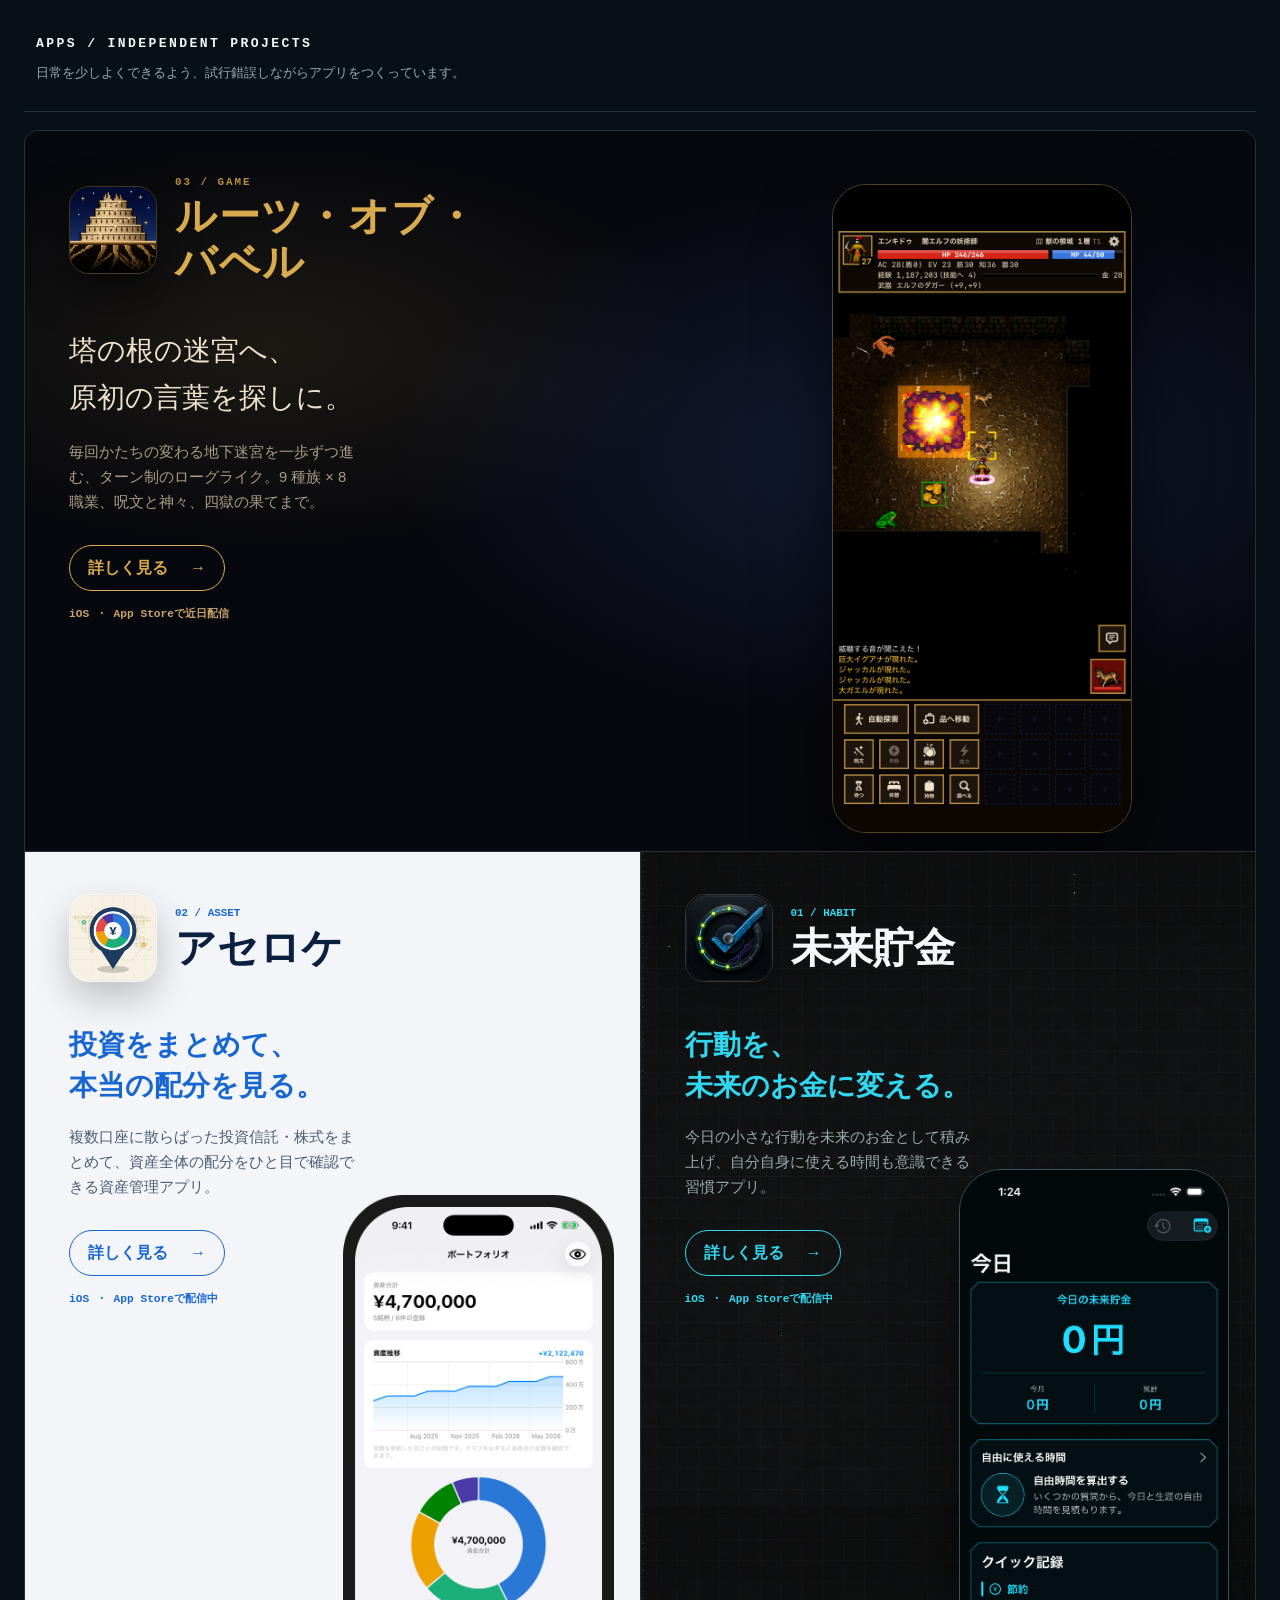
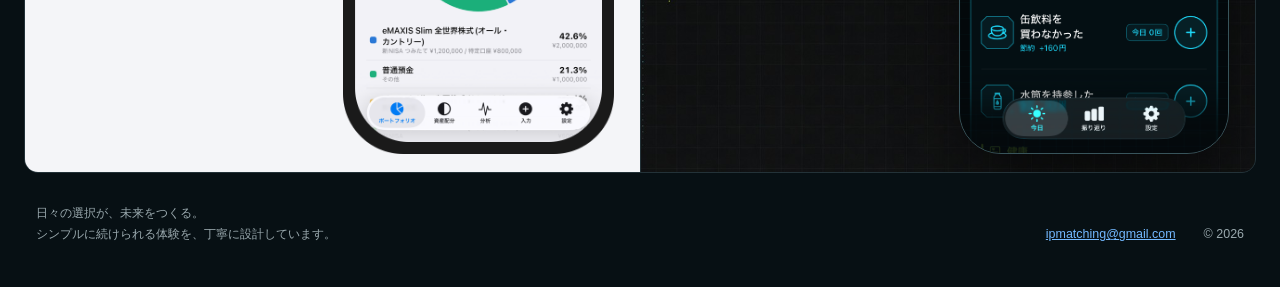
<file: index.html>
<!DOCTYPE html>
<html lang="ja">
<head>
  <meta charset="UTF-8">
  <meta name="viewport" content="width=device-width, initial-scale=1">
  <meta name="description" content="日常を少しよくできるよう、試行錯誤しながらつくっている個人開発のiPhoneアプリ一覧。">
  <title>つくったアプリ | Independent Projects</title>
  <link rel="stylesheet" href="./style.css">
</head>
<body>
  <div class="site-shell">
    <header class="site-header">
      <a class="site-label" href="./" aria-label="つくったアプリのトップへ">
        APPS / INDEPENDENT PROJECTS
      </a>
      <p>日常を少しよくできるよう、試行錯誤しながらアプリをつくっています。</p>
    </header>

    <main>
      <h1 class="visually-hidden">つくったアプリ</h1>
      <div class="app-gallery">
        <a class="app-panel app-panel--roots app-panel--wide" href="./roots-of-babel/">
          <div class="app-copy">
            <div class="app-heading">
              <img class="app-icon" src="./roots-of-babel/img/icon.png" alt="">
              <div>
                <span class="app-number">03 / GAME</span>
                <h2>ルーツ・<wbr>オブ・<wbr>バベル</h2>
              </div>
            </div>
            <p class="app-tagline">塔の根の迷宮へ、<br>原初の言葉を探しに。</p>
            <p class="app-description">毎回かたちの変わる地下迷宮を一歩ずつ進む、ターン制のローグライク。9 種族 × 8 職業、呪文と神々、四獄の果てまで。</p>
            <span class="app-link">詳しく見る <span aria-hidden="true">→</span></span>
            <span class="app-status">iOS ・ App Storeで近日配信</span>
          </div>
          <figure class="app-visual app-visual--roots">
            <img src="./roots-of-babel/img/fireball.png" alt="ルーツ・オブ・バベルの遊ぶ画面">
          </figure>
        </a>

        <a class="app-panel app-panel--assetscope" href="./assetscope/">
          <div class="app-copy">
            <div class="app-heading">
              <img class="app-icon" src="./assetscope/img/icon.png" alt="">
              <div>
                <span class="app-number">02 / ASSET</span>
                <h2>アセロケ</h2>
              </div>
            </div>
            <p class="app-tagline">投資をまとめて、<br>本当の配分を見る。</p>
            <p class="app-description">複数口座に散らばった投資信託・株式をまとめて、資産全体の配分をひと目で確認できる資産管理アプリ。</p>
            <span class="app-link">詳しく見る <span aria-hidden="true">→</span></span>
            <span class="app-status">iOS ・ App Storeで配信中</span>
          </div>
          <figure class="app-visual app-visual--assetscope">
            <img src="./assetscope/img/hero-light.png" alt="アセロケのポートフォリオ画面">
          </figure>
        </a>

        <a class="app-panel app-panel--future" href="./future-savings/">
          <div class="app-copy">
            <div class="app-heading">
              <img class="app-icon" src="./future-savings/img/icon.png" alt="">
              <div>
                <span class="app-number">01 / HABIT</span>
                <h2>未来貯金</h2>
              </div>
            </div>
            <p class="app-tagline">行動を、<br>未来のお金に変える。</p>
            <p class="app-description">今日の小さな行動を未来のお金として積み上げ、自分自身に使える時間も意識できる習慣アプリ。</p>
            <span class="app-link">詳しく見る <span aria-hidden="true">→</span></span>
            <span class="app-status">iOS ・ App Storeで配信中</span>
          </div>
          <figure class="app-visual app-visual--future">
            <img src="./future-savings/img/today.png" alt="未来貯金の今日画面">
          </figure>
        </a>
      </div>
    </main>

    <footer class="site-footer">
      <p>日々の選択が、未来をつくる。<br>シンプルに続けられる体験を、丁寧に設計しています。</p>
      <div>
        <a href="mailto:ipmatching@gmail.com">ipmatching@gmail.com</a>
        <span>© 2026</span>
      </div>
    </footer>
  </div>
</body>
</html>
</file>
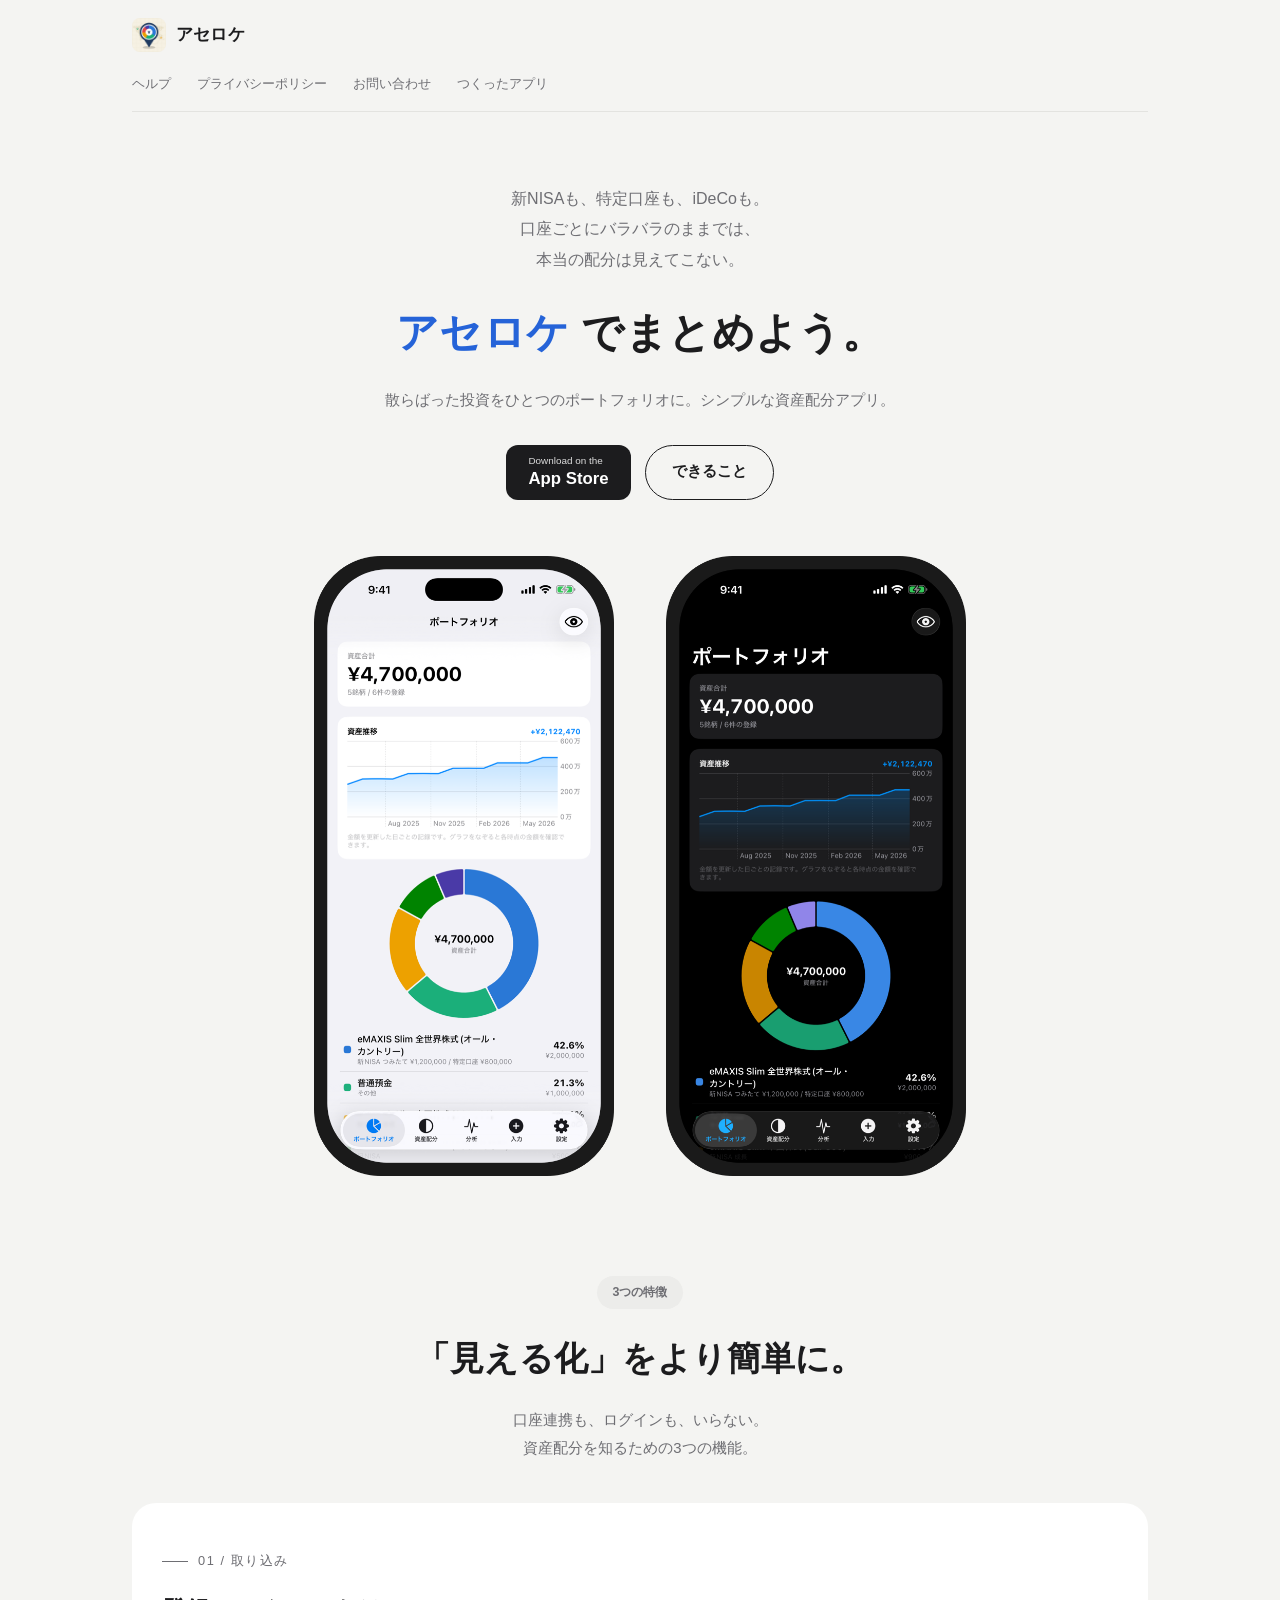
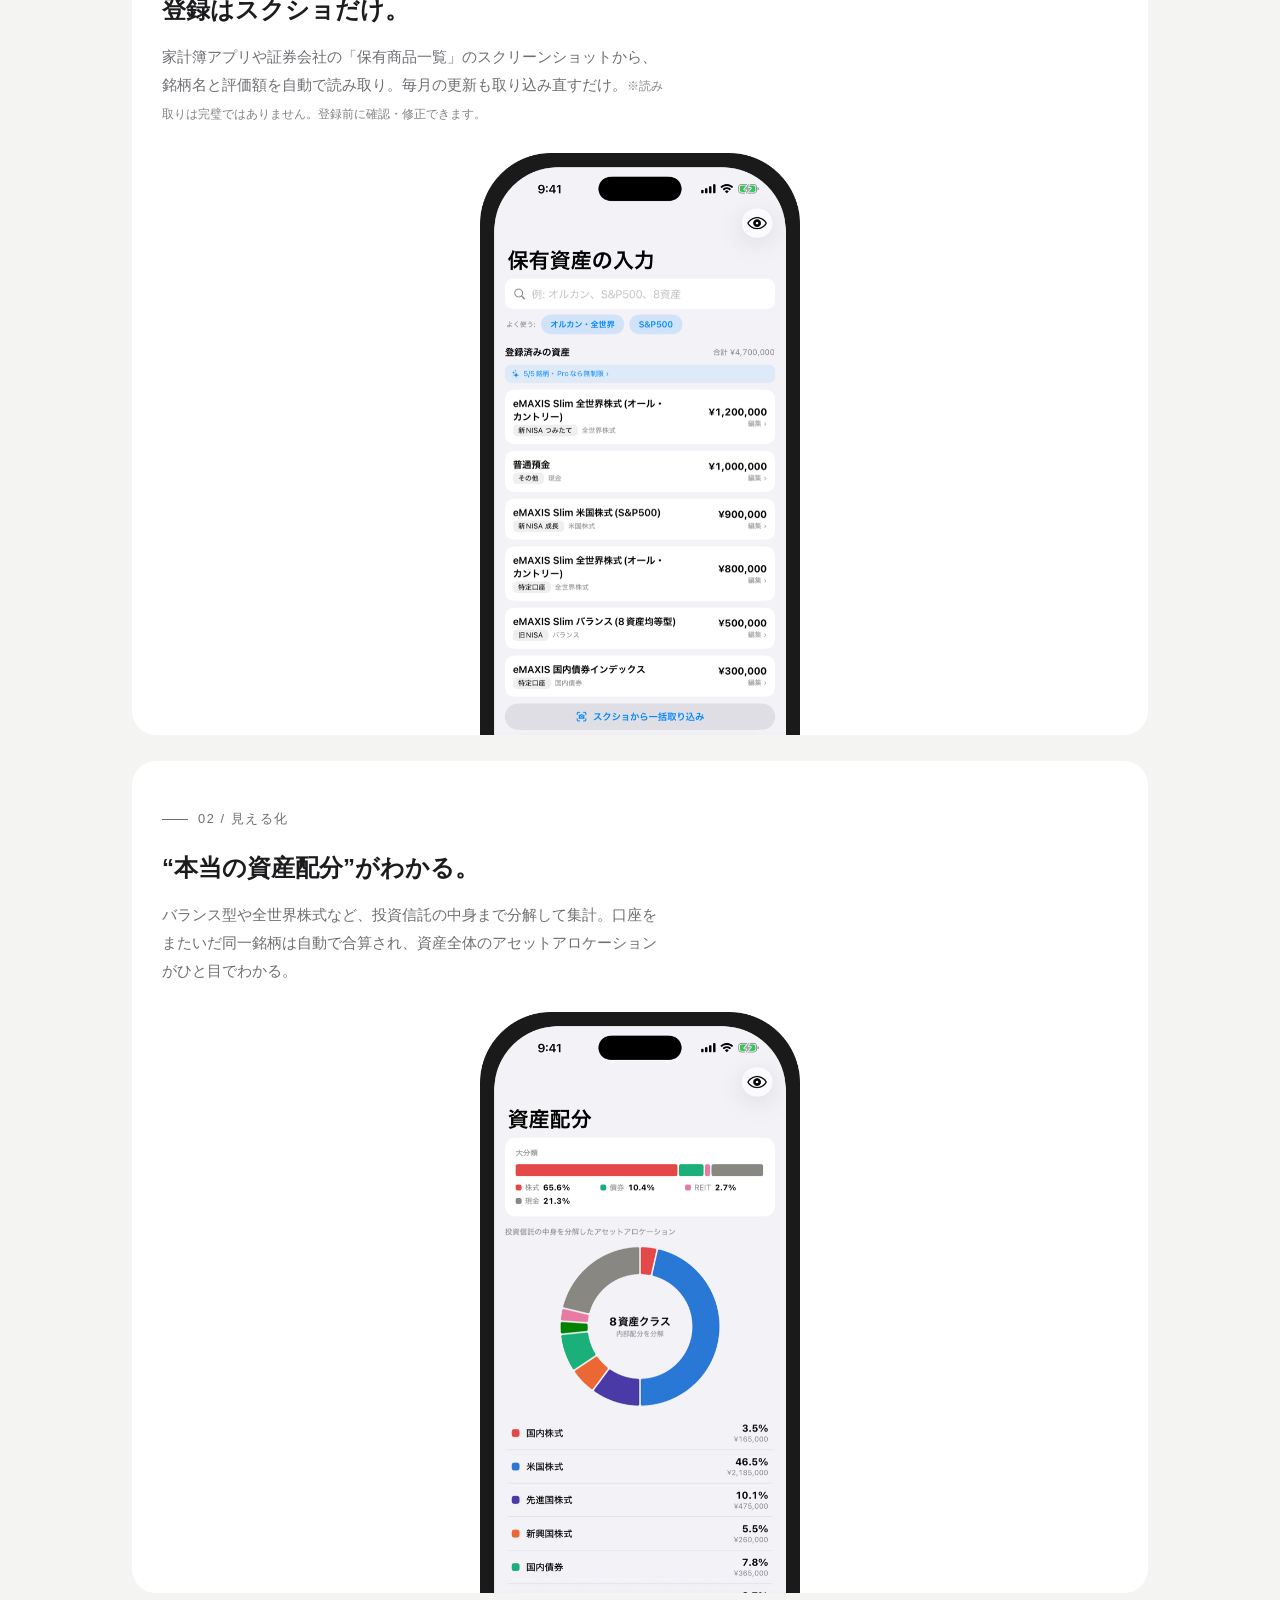
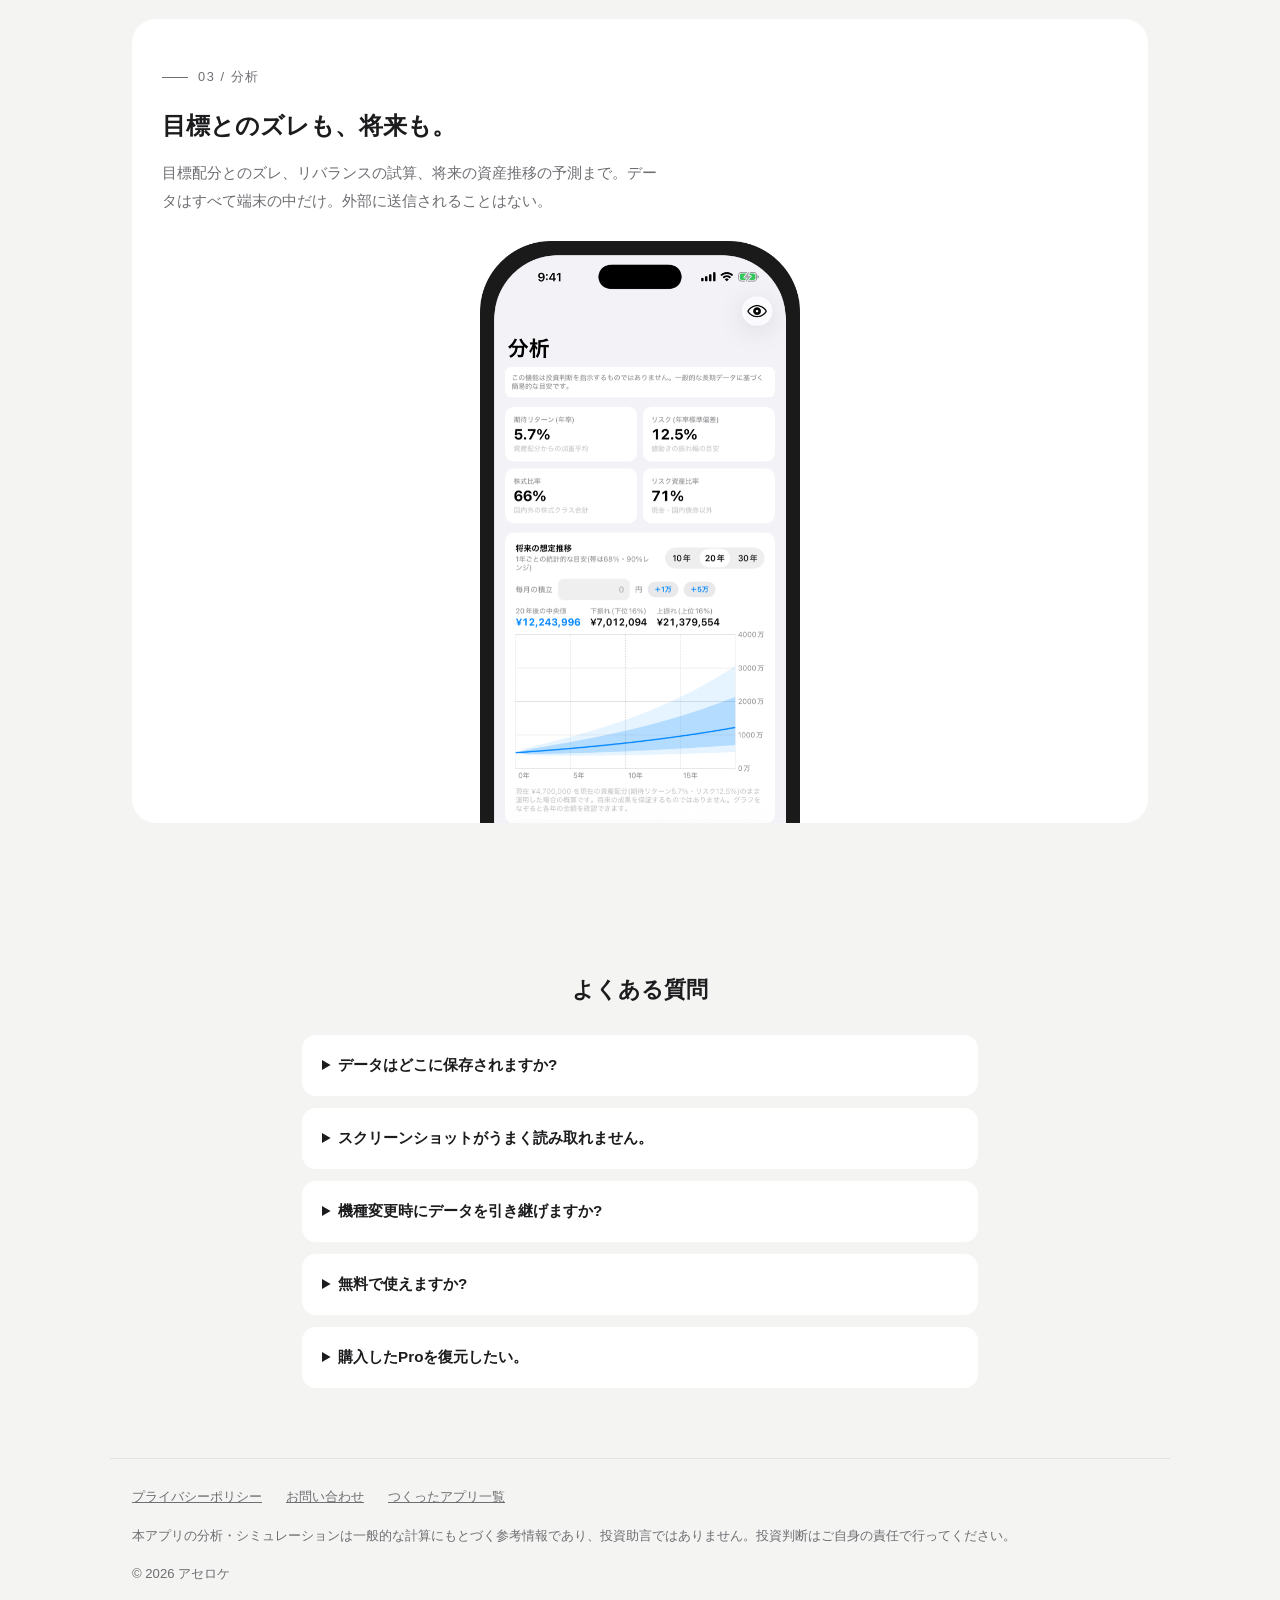
<file: assetscope/index.html>
<!DOCTYPE html>
<html lang="ja">
<head>
<meta charset="UTF-8">
<meta name="viewport" content="width=device-width, initial-scale=1">
<title>アセロケ | 散らばった投資を、ひとつのポートフォリオに</title>
<meta name="description" content="複数口座の投資信託・株式をまとめて資産配分を見える化。登録はスクショを取り込むだけ。データはすべて端末内のみのiPhoneアプリ。">
<style>
:root {
  --bg: #f4f4f2; --card: #ffffff; --text: #1c1c1e; --sub: #6e6e73;
  --line: #e3e3e0; --accent: #2563d8; --chip: #ececea;
}
* { box-sizing: border-box; }
html { scroll-behavior: smooth; }
body { margin: 0; background: var(--bg); color: var(--text);
  font-family: -apple-system, "Hiragino Sans", "Noto Sans JP", sans-serif; line-height: 1.9; }
.nav { max-width: 1060px; margin: 0 auto; padding: 18px 22px 0; }
.navtop { display: flex; align-items: center; gap: 10px; }
.navtop img { width: 34px; height: 34px; border-radius: 8px; }
.navtop .brand { font-weight: 800; font-size: 1.05rem; letter-spacing: .01em; }
.navlinks { display: flex; gap: 8px 26px; flex-wrap: wrap; padding: 14px 0;
  border-bottom: 1px solid var(--line); margin-top: 6px; }
.navlinks a { color: var(--sub); text-decoration: none; font-size: .82rem; }
.navlinks a:hover { color: var(--text); }

.hero { text-align: center; padding: 72px 22px 20px; }
.hero .poem { color: var(--sub); font-size: 1.0rem; margin: 0 0 18px; }
.hero h1 { font-size: clamp(1.7rem, 5.4vw, 2.6rem); font-weight: 800; margin: 0 0 14px;
  letter-spacing: .01em; text-wrap: balance; }
.hero h1 .app { color: var(--accent); }
.hero .tagline { color: var(--sub); font-size: .95rem; margin: 0 0 30px; }
.cta { display: flex; gap: 14px; justify-content: center; flex-wrap: wrap; margin-bottom: 56px; }
.cta .store { background: #1c1c1e; color: #fff; border-radius: 12px; padding: 10px 22px;
  text-decoration: none; display: inline-flex; flex-direction: column; line-height: 1.3;
  text-align: left; }
.cta .store small { font-size: .62rem; opacity: .85; }
.cta .store span { font-weight: 700; font-size: 1.05rem; }
.cta .ghost { border: 1px solid var(--text); border-radius: 999px; padding: 12px 26px;
  color: var(--text); text-decoration: none; font-weight: 600; font-size: .92rem;
  display: inline-flex; align-items: center; }
.devices { display: flex; justify-content: center; gap: 4vw; flex-wrap: wrap; padding: 0 12px 40px; }
.devices img { width: min(300px, 42vw); height: auto; }

.features { max-width: 1060px; margin: 40px auto 0; padding: 0 22px 30px; text-align: center; }
.features .chip { display: inline-block; background: var(--chip); border-radius: 999px;
  color: var(--sub); font-size: .78rem; font-weight: 600; padding: 5px 16px; }
.features h2 { font-size: clamp(1.5rem, 4.6vw, 2.1rem); font-weight: 800; margin: 18px 0 10px; }
.features .sub { color: var(--sub); font-size: .93rem; margin-bottom: 40px; }
.fcard { background: var(--card); border-radius: 24px; padding: 42px 30px 0; margin: 0 0 26px;
  text-align: left; overflow: hidden; }
.fcard .no { color: var(--sub); font-size: .8rem; letter-spacing: .12em; }
.fcard .no::before { content: ""; display: inline-block; width: 26px; height: 1px;
  background: var(--sub); vertical-align: middle; margin-right: 10px; }
.fcard h3 { font-size: 1.5rem; font-weight: 800; margin: 12px 0 10px; }
.fcard p { color: var(--sub); font-size: .93rem; margin: 0 0 26px; max-width: 34em; }
.fcard .shot { display: flex; justify-content: center; }
.fcard .shot img { width: min(320px, 70vw); height: auto; margin-bottom: -80px; }
.fcard .note { font-size: .78rem; color: var(--sub); opacity: .85; }

.faq { max-width: 720px; margin: 90px auto 0; padding: 0 22px; }
.faq h2 { font-size: 1.4rem; font-weight: 800; text-align: center; margin-bottom: 24px; }
.faq details { background: var(--card); border-radius: 14px; padding: 16px 20px; margin-bottom: 12px; }
.faq summary { font-weight: 700; cursor: pointer; font-size: .95rem; }
.faq details p { color: var(--sub); font-size: .9rem; margin: 10px 0 2px; }

footer { max-width: 1060px; margin: 70px auto 0; padding: 26px 22px 46px;
  border-top: 1px solid var(--line); color: var(--sub); font-size: .82rem; }
footer .links { display: flex; gap: 8px 24px; flex-wrap: wrap; margin-bottom: 14px; }
footer a { color: var(--sub); }
</style>
</head>
<body>

<nav class="nav">
  <div class="navtop">
    <img src="./img/icon.png" alt="アセロケのアイコン">
    <span class="brand">アセロケ</span>
  </div>
  <div class="navlinks">
    <a href="#faq">ヘルプ</a>
    <a href="./privacy.html">プライバシーポリシー</a>
    <a href="mailto:ipmatching@gmail.com">お問い合わせ</a>
    <a href="../">つくったアプリ</a>
  </div>
</nav>

<section class="hero">
  <p class="poem">新NISAも、特定口座も、iDeCoも。<br>口座ごとにバラバラのままでは、<br>本当の配分は見えてこない。</p>
  <h1><span class="app">アセロケ</span> でまとめよう。</h1>
  <p class="tagline">散らばった投資をひとつのポートフォリオに。シンプルな資産配分アプリ。</p>
  <div class="cta">
    <a class="store" href="https://apps.apple.com/jp/app/%E3%82%A2%E3%82%BB%E3%83%AD%E3%82%B1/id6791782221"><small>Download on the</small><span>App Store</span></a>
    <a class="ghost" href="#features">できること</a>
  </div>
  <div class="devices">
    <img src="./img/hero-light.png" alt="アセロケのポートフォリオ画面(ライトモード)">
    <img src="./img/hero-dark.png" alt="アセロケのポートフォリオ画面(ダークモード)">
  </div>
</section>

<section class="features" id="features">
  <span class="chip">3つの特徴</span>
  <h2>「見える化」をより簡単に。</h2>
  <p class="sub">口座連携も、ログインも、いらない。<br>資産配分を知るための3つの機能。</p>

  <div class="fcard">
    <span class="no">01 / 取り込み</span>
    <h3>登録はスクショだけ。</h3>
    <p>家計簿アプリや証券会社の「保有商品一覧」のスクリーンショットから、銘柄名と評価額を自動で読み取り。毎月の更新も取り込み直すだけ。<span class="note">※読み取りは完璧ではありません。登録前に確認・修正できます。</span></p>
    <div class="shot"><img src="./img/feature-import.png" alt="スクショ取り込み画面"></div>
  </div>

  <div class="fcard">
    <span class="no">02 / 見える化</span>
    <h3>“本当の資産配分”がわかる。</h3>
    <p>バランス型や全世界株式など、投資信託の中身まで分解して集計。口座をまたいだ同一銘柄は自動で合算され、資産全体のアセットアロケーションがひと目でわかる。</p>
    <div class="shot"><img src="./img/feature-allocation.png" alt="資産配分画面"></div>
  </div>

  <div class="fcard">
    <span class="no">03 / 分析</span>
    <h3>目標とのズレも、将来も。</h3>
    <p>目標配分とのズレ、リバランスの試算、将来の資産推移の予測まで。データはすべて端末の中だけ。外部に送信されることはない。</p>
    <div class="shot"><img src="./img/feature-analysis.png" alt="分析画面"></div>
  </div>
</section>

<section class="faq" id="faq">
  <h2>よくある質問</h2>
  <details><summary>データはどこに保存されますか?</summary><p>すべてお使いの端末の中にのみ保存されます。ログインや口座連携は不要で、入力内容やスクリーンショットが外部に送信されることはありません。</p></details>
  <details><summary>スクリーンショットがうまく読み取れません。</summary><p>読み取りは完璧ではなく、画像によっては読み取れない・誤って読み取ることがあります。取り込み画面で内容を確認・修正のうえ登録してください。読み取れなかった商品は、検索または手動追加でも登録できます。</p></details>
  <details><summary>機種変更時にデータを引き継げますか?</summary><p>設定タブの「バックアップ書き出し」でJSONファイルとして保存し、新しい端末の「復元」から読み込んでください。</p></details>
  <details><summary>無料で使えますか?</summary><p>すべての機能を無料で使えます(登録は5銘柄まで)。買い切りのProにアップグレードすると、銘柄数の上限がなくなります。</p></details>
  <details><summary>購入したProを復元したい。</summary><p>設定タブの「購入を復元する」をタップしてください。同じApple IDであれば引き継がれます。</p></details>
</section>

<footer>
  <div class="links">
    <a href="./privacy.html">プライバシーポリシー</a>
    <a href="mailto:ipmatching@gmail.com">お問い合わせ</a>
    <a href="../">つくったアプリ一覧</a>
  </div>
  <p>本アプリの分析・シミュレーションは一般的な計算にもとづく参考情報であり、投資助言ではありません。投資判断はご自身の責任で行ってください。</p>
  <p>© 2026 アセロケ</p>
</footer>

</body>
</html>
</file>
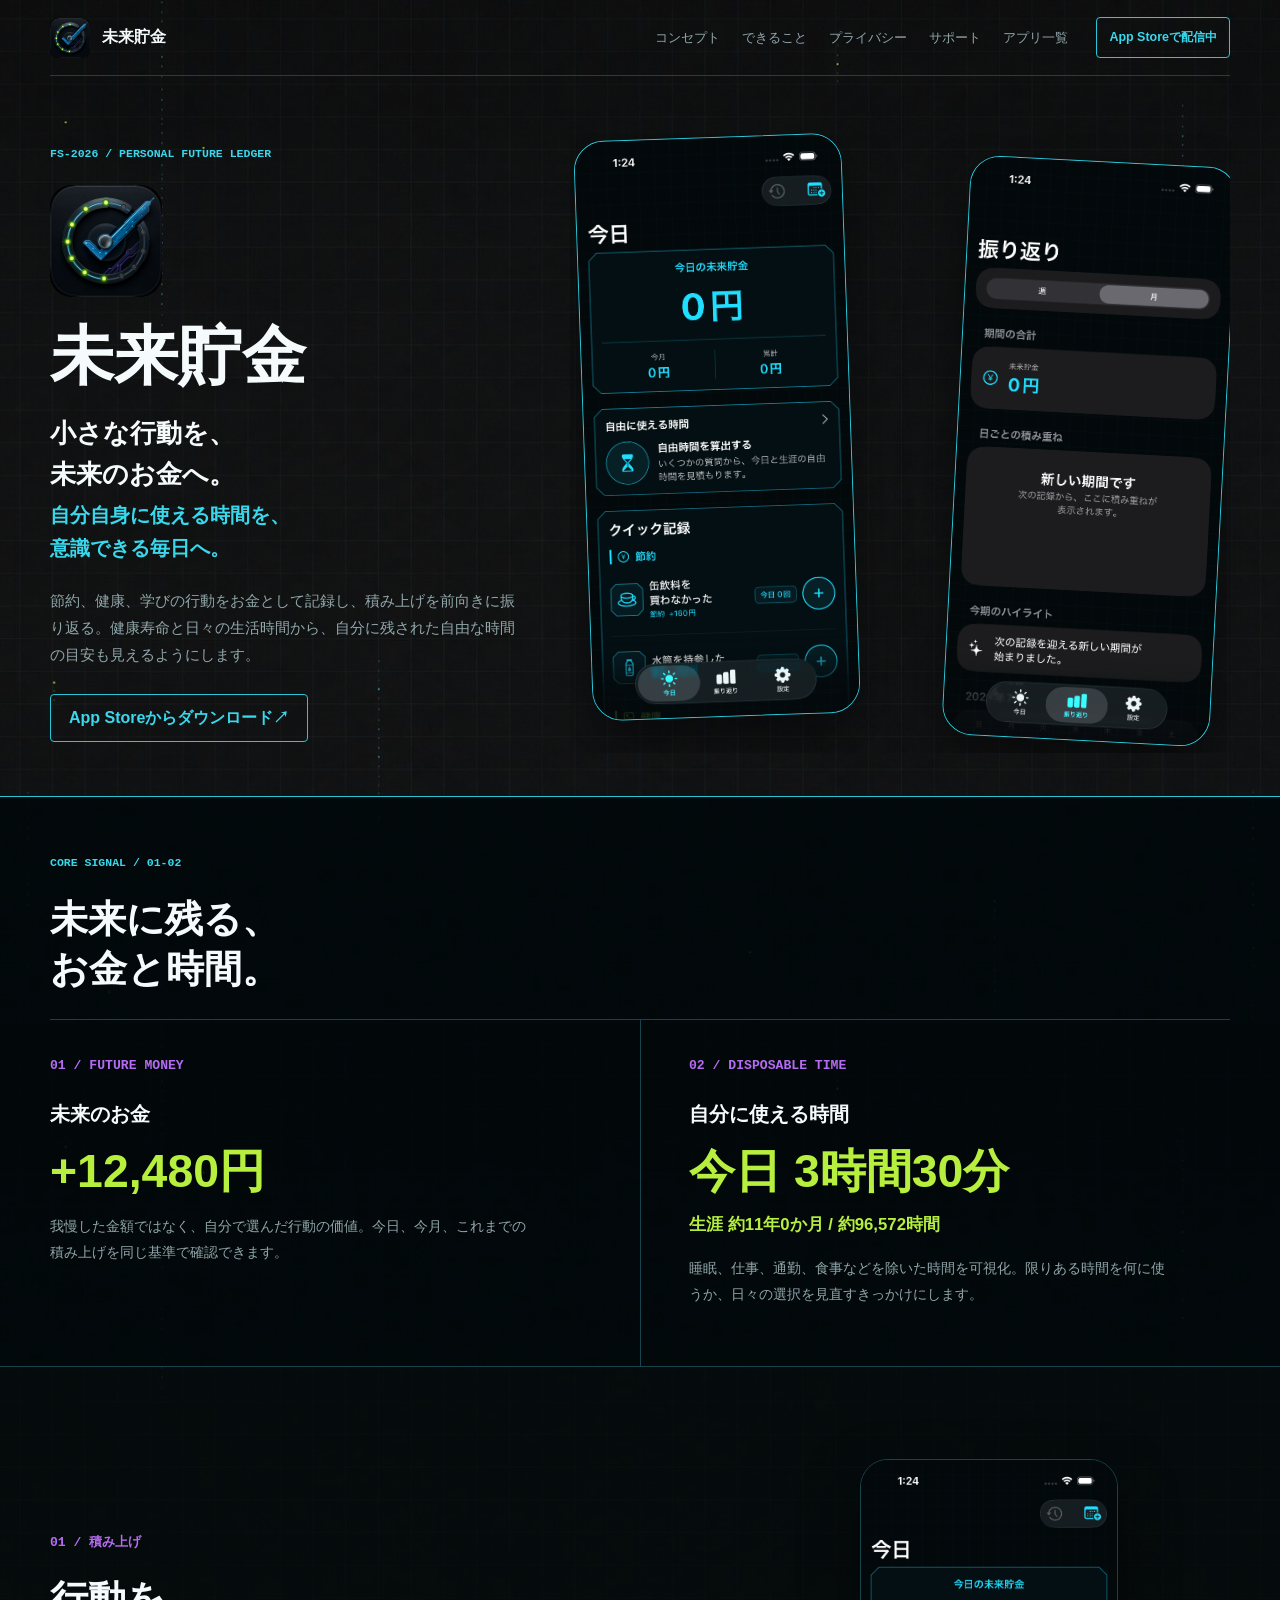
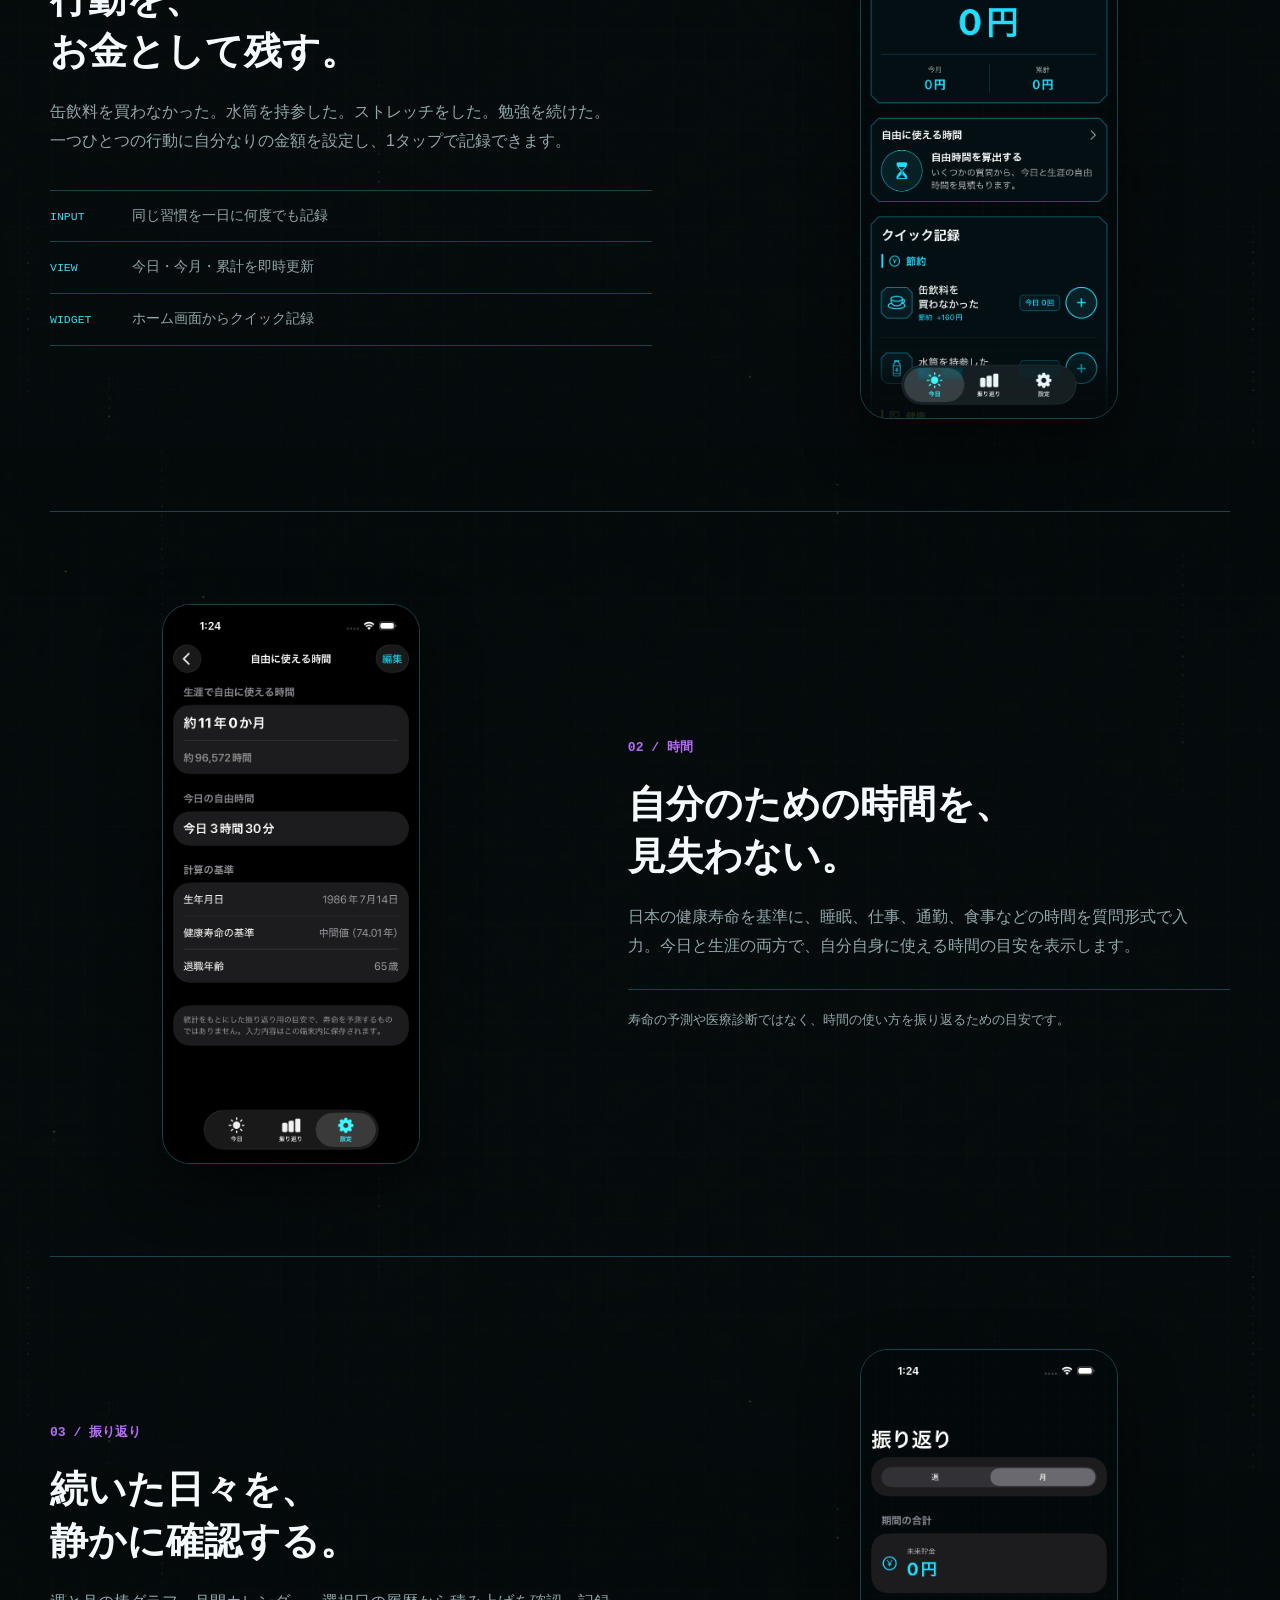
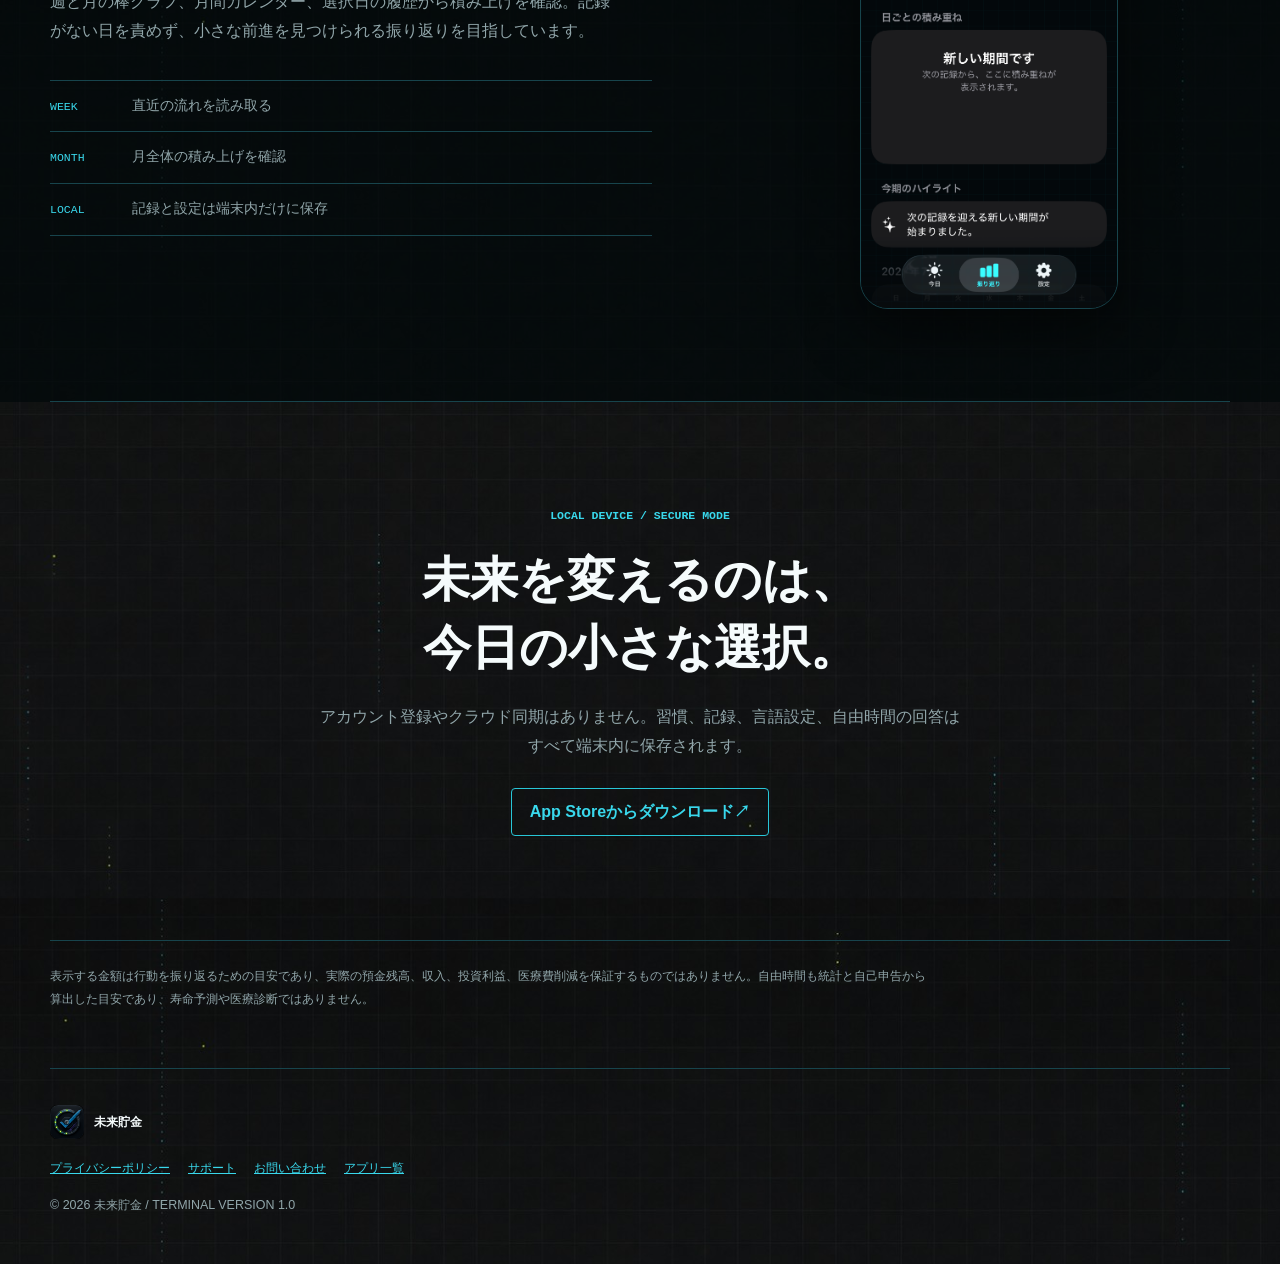
<file: future-savings/index.html>
<!DOCTYPE html>
<html lang="ja">
<head>
  <meta charset="UTF-8">
  <meta name="viewport" content="width=device-width, initial-scale=1">
  <meta name="description" content="小さな行動を未来のお金として積み上げ、自分自身に使える時間を意識するiPhone習慣アプリ、未来貯金。">
  <title>未来貯金 | 未来のお金と、自分に使える時間</title>
  <link rel="stylesheet" href="./style.css?v=8">
</head>
<body>
  <nav class="nav" aria-label="メインナビゲーション">
    <a class="brand" href="./">
      <img src="./img/icon.png" alt="">
      <span>未来貯金</span>
    </a>
    <div class="navlinks">
      <a href="#concept">コンセプト</a>
      <a href="#features">できること</a>
      <a href="./privacy/">プライバシー</a>
      <a href="./support/">サポート</a>
      <a href="../">アプリ一覧</a>
    </div>
    <a class="nav-status" href="https://apps.apple.com/jp/app/%E6%9C%AA%E6%9D%A5%E8%B2%AF%E9%87%91/id6791817488">App Storeで配信中</a>
  </nav>

  <main>
    <section class="hero" aria-labelledby="hero-title">
      <div class="hero-copy">
        <p class="system-label">FS-2026 / PERSONAL FUTURE LEDGER</p>
        <img class="hero-icon" src="./img/icon.png" alt="未来貯金のアプリアイコン">
        <h1 id="hero-title">未来貯金</h1>
        <p class="hero-statement">小さな行動を、<br>未来のお金へ。</p>
        <p class="hero-time">自分自身に使える時間を、<br>意識できる毎日へ。</p>
        <p class="hero-description">節約、健康、学びの行動をお金として記録し、積み上げを前向きに振り返る。健康寿命と日々の生活時間から、自分に残された自由な時間の目安も見えるようにします。</p>
        <a class="store-status" href="https://apps.apple.com/jp/app/%E6%9C%AA%E6%9D%A5%E8%B2%AF%E9%87%91/id6791817488">App Storeからダウンロード <span aria-hidden="true">↗</span></a>
      </div>

      <div class="device-stage" aria-label="未来貯金の今日画面と振り返り画面">
        <figure class="device device-primary">
          <img src="./img/today.png" alt="未来貯金の今日画面">
        </figure>
        <figure class="device device-secondary">
          <img src="./img/review.png" alt="未来貯金の振り返り画面">
        </figure>
      </div>
    </section>

    <section class="dual-signal" id="concept" aria-labelledby="concept-title">
      <div class="section-heading">
        <p class="system-label">CORE SIGNAL / 01-02</p>
        <h2 id="concept-title">未来に残る、<br>お金と時間。</h2>
      </div>
      <div class="signal-grid">
        <article class="signal signal-money">
          <p class="signal-index">01 / FUTURE MONEY</p>
          <h3>未来のお金</h3>
          <p class="signal-value">+12,480円</p>
          <p>我慢した金額ではなく、自分で選んだ行動の価値。今日、今月、これまでの積み上げを同じ基準で確認できます。</p>
        </article>
        <article class="signal signal-time">
          <p class="signal-index">02 / DISPOSABLE TIME</p>
          <h3>自分に使える時間</h3>
          <p class="signal-value">今日 3時間30分</p>
          <p class="lifetime-value">生涯 約11年0か月 / 約96,572時間</p>
          <p>睡眠、仕事、通勤、食事などを除いた時間を可視化。限りある時間を何に使うか、日々の選択を見直すきっかけにします。</p>
        </article>
      </div>
    </section>

    <div id="features">
      <section class="story" aria-labelledby="story-record-title">
        <div class="story-copy">
          <p class="story-index">01 / 積み上げ</p>
          <h2 id="story-record-title">行動を、<br>お金として残す。</h2>
          <p>缶飲料を買わなかった。水筒を持参した。ストレッチをした。勉強を続けた。一つひとつの行動に自分なりの金額を設定し、1タップで記録できます。</p>
          <ul class="data-list">
            <li><span>INPUT</span> 同じ習慣を一日に何度でも記録</li>
            <li><span>VIEW</span> 今日・今月・累計を即時更新</li>
            <li><span>WIDGET</span> ホーム画面からクイック記録</li>
          </ul>
        </div>
        <figure class="story-screen"><img src="./img/today.png" alt="行動をお金として記録する今日画面"></figure>
      </section>

      <section class="story story-reverse" aria-labelledby="story-time-title">
        <div class="story-copy">
          <p class="story-index">02 / 時間</p>
          <h2 id="story-time-title">自分のための時間を、<br>見失わない。</h2>
          <p>日本の健康寿命を基準に、睡眠、仕事、通勤、食事などの時間を質問形式で入力。今日と生涯の両方で、自分自身に使える時間の目安を表示します。</p>
          <p class="story-note">寿命の予測や医療診断ではなく、時間の使い方を振り返るための目安です。</p>
        </div>
        <figure class="story-screen"><img src="./img/time.png" alt="今日と生涯の自分に使える時間を表示する画面"></figure>
      </section>

      <section class="story" aria-labelledby="story-review-title">
        <div class="story-copy">
          <p class="story-index">03 / 振り返り</p>
          <h2 id="story-review-title">続いた日々を、<br>静かに確認する。</h2>
          <p>週と月の棒グラフ、月間カレンダー、選択日の履歴から積み上げを確認。記録がない日を責めず、小さな前進を見つけられる振り返りを目指しています。</p>
          <ul class="data-list">
            <li><span>WEEK</span> 直近の流れを読み取る</li>
            <li><span>MONTH</span> 月全体の積み上げを確認</li>
            <li><span>LOCAL</span> 記録と設定は端末内だけに保存</li>
          </ul>
        </div>
        <figure class="story-screen"><img src="./img/review.png" alt="週と月の積み上げを振り返る画面"></figure>
      </section>
    </div>

    <section class="closing" aria-labelledby="closing-title">
      <p class="system-label">LOCAL DEVICE / SECURE MODE</p>
      <h2 id="closing-title">未来を変えるのは、<br>今日の小さな選択。</h2>
      <p>アカウント登録やクラウド同期はありません。習慣、記録、言語設定、自由時間の回答はすべて端末内に保存されます。</p>
      <a class="store-status" href="https://apps.apple.com/jp/app/%E6%9C%AA%E6%9D%A5%E8%B2%AF%E9%87%91/id6791817488">App Storeからダウンロード <span aria-hidden="true">↗</span></a>
    </section>

    <section class="disclosure" aria-label="表示内容についての注意">
      <p>表示する金額は行動を振り返るための目安であり、実際の預金残高、収入、投資利益、医療費削減を保証するものではありません。自由時間も統計と自己申告から算出した目安であり、寿命予測や医療診断ではありません。</p>
    </section>
  </main>

  <footer>
    <div class="footer-brand"><img src="./img/icon.png" alt=""><span>未来貯金</span></div>
    <div class="footer-links"><a href="./privacy/">プライバシーポリシー</a><a href="./support/">サポート</a><a href="mailto:ipmatching@gmail.com">お問い合わせ</a><a href="../">アプリ一覧</a></div>
    <div>© 2026 未来貯金 / TERMINAL VERSION 1.0</div>
  </footer>
</body>
</html>
</file>
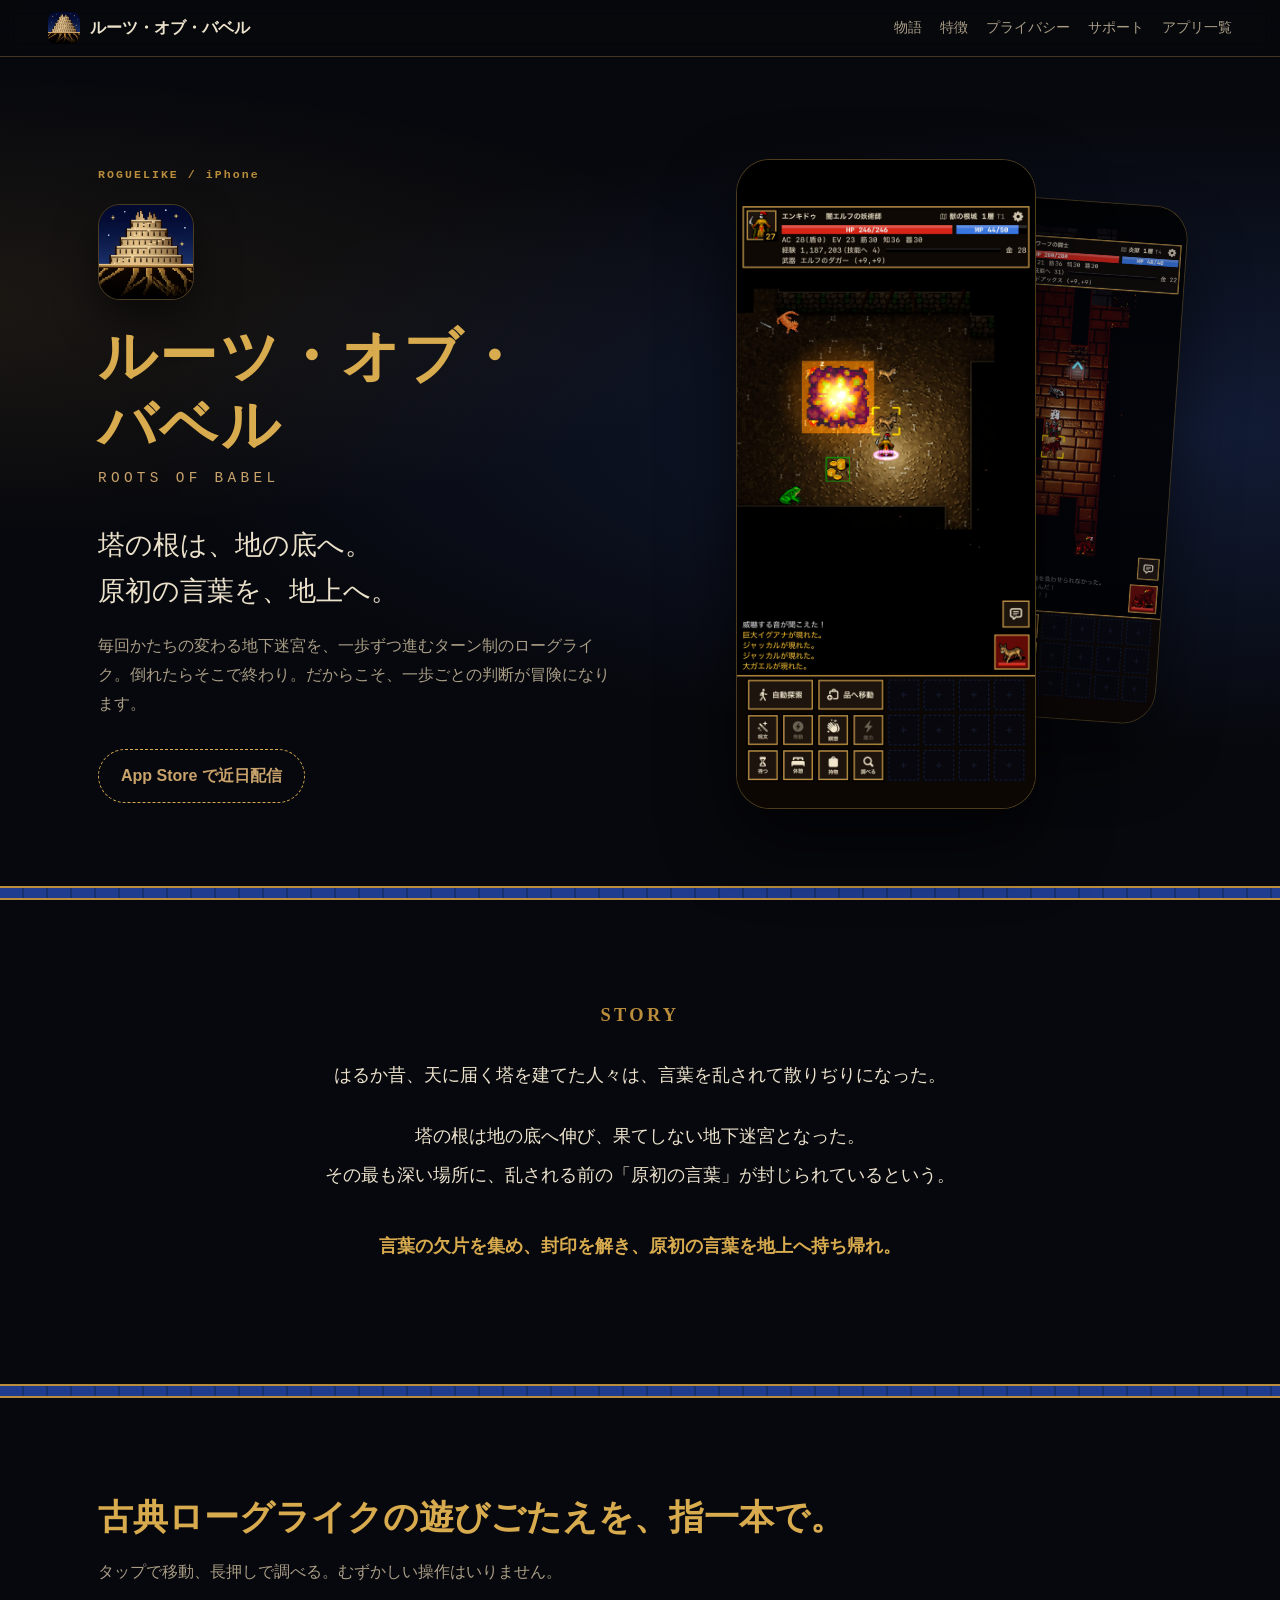
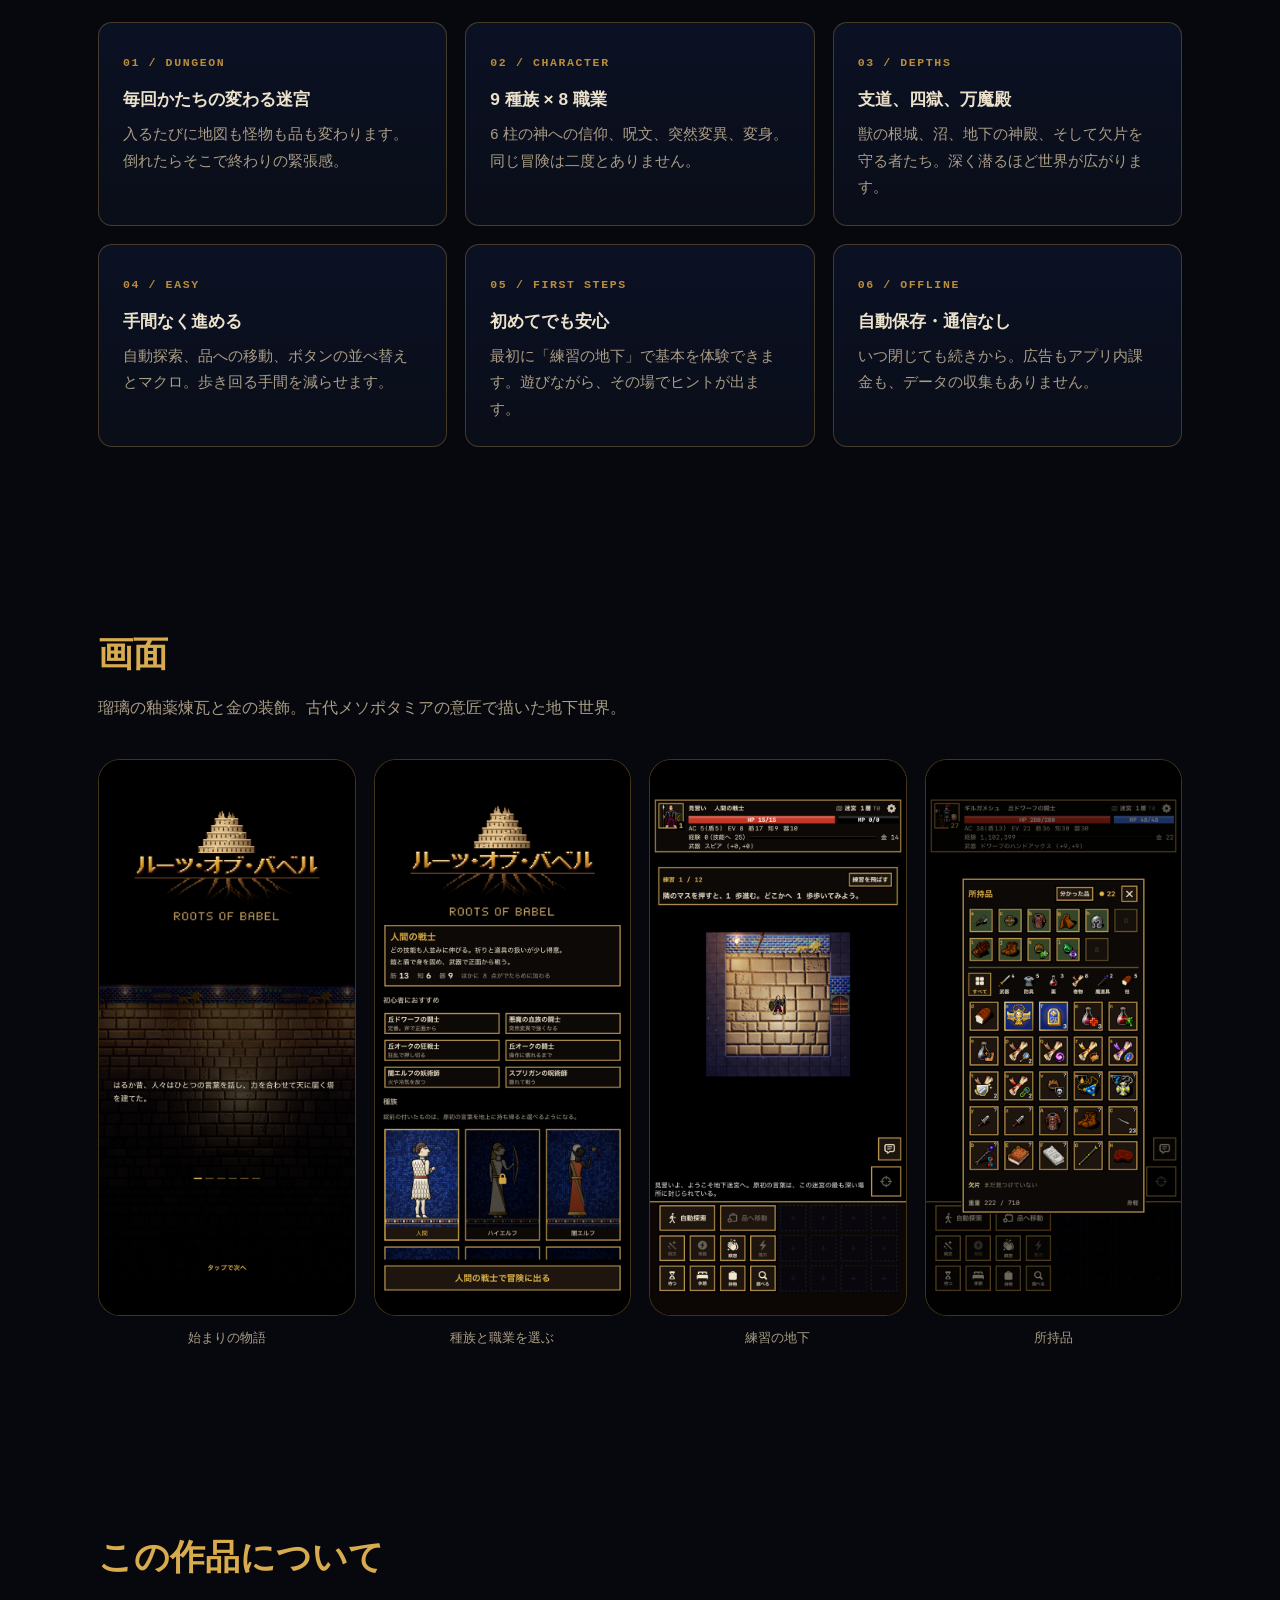
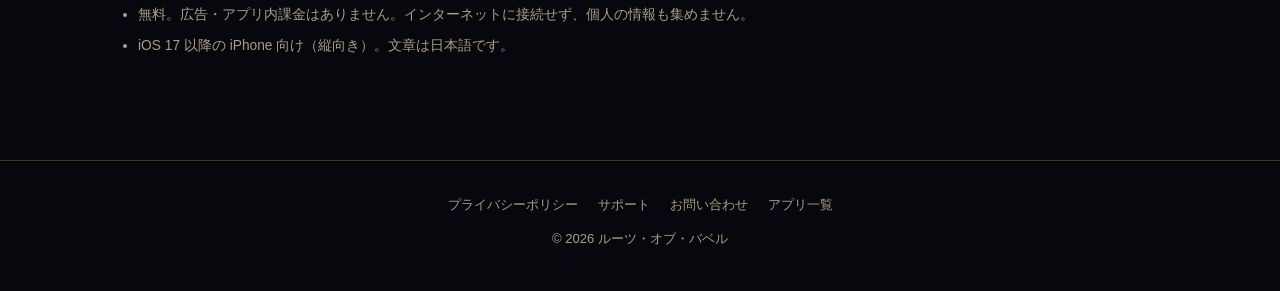
<file: roots-of-babel/index.html>
<!DOCTYPE html>
<html lang="ja">
<head>
  <meta charset="UTF-8">
  <meta name="viewport" content="width=device-width, initial-scale=1">
  <meta name="description" content="バベルの塔の根が伸びた地下迷宮へ。原初の言葉を地上へ持ち帰る、iPhone 向けの古典ローグライク、ルーツ・オブ・バベル。">
  <title>ルーツ・オブ・バベル | 塔の根の地下迷宮へ</title>
  <link rel="stylesheet" href="./style.css?v=1">
</head>
<body>
  <nav class="nav" aria-label="メインナビゲーション">
    <a class="brand" href="./">
      <img src="./img/icon.png" alt="">
      <span>ルーツ・オブ・バベル</span>
    </a>
    <div class="navlinks">
      <a href="#story">物語</a>
      <a href="#features">特徴</a>
      <a href="./privacy/">プライバシー</a>
      <a href="./support/">サポート</a>
      <a href="../">アプリ一覧</a>
    </div>
  </nav>

  <main>
    <section class="hero" aria-labelledby="hero-title">
      <div class="hero-copy">
        <p class="label">ROGUELIKE / iPhone</p>
        <img class="hero-icon" src="./img/icon.png" alt="ルーツ・オブ・バベルのアプリアイコン">
        <h1 id="hero-title">ルーツ・<wbr>オブ・<wbr>バベル</h1>
        <p class="latin">ROOTS OF BABEL</p>
        <p class="hero-statement">塔の根は、地の底へ。<br>原初の言葉を、地上へ。</p>
        <p class="hero-description">毎回かたちの変わる地下迷宮を、一歩ずつ進むターン制のローグライク。倒れたらそこで終わり。だからこそ、一歩ごとの判断が冒険になります。</p>
        <span class="store soon">App Store で近日配信</span>
      </div>

      <div class="stage" aria-label="ルーツ・オブ・バベルの遊ぶ画面">
        <figure class="phone back">
          <img src="./img/hell.png" alt="炎獄で悪魔と打ち合う画面">
        </figure>
        <figure class="phone front">
          <img src="./img/fireball.png" alt="獣の根城でファイアボールを放つ画面">
        </figure>
      </div>
    </section>

    <div class="frieze" aria-hidden="true"></div>

    <section class="story" id="story" aria-labelledby="story-title">
      <p class="label" id="story-title">STORY</p>
      <p>はるか昔、天に届く塔を建てた人々は、言葉を乱されて散りぢりになった。</p>
      <p>塔の根は地の底へ伸び、果てしない地下迷宮となった。<br>その最も深い場所に、乱される前の「原初の言葉」が封じられているという。</p>
      <p class="call">言葉の欠片を集め、封印を解き、原初の言葉を地上へ持ち帰れ。</p>
    </section>

    <div class="frieze" aria-hidden="true"></div>

    <section class="section" id="features" aria-labelledby="features-title">
      <h2 id="features-title">古典ローグライクの遊びごたえを、指一本で。</h2>
      <p class="lead">タップで移動、長押しで調べる。むずかしい操作はいりません。</p>
      <div class="features">
        <article class="feature">
          <span class="num">01 / DUNGEON</span>
          <h3>毎回かたちの変わる迷宮</h3>
          <p>入るたびに地図も怪物も品も変わります。倒れたらそこで終わりの緊張感。</p>
        </article>
        <article class="feature">
          <span class="num">02 / CHARACTER</span>
          <h3>9 種族 × 8 職業</h3>
          <p>6 柱の神への信仰、呪文、突然変異、変身。同じ冒険は二度とありません。</p>
        </article>
        <article class="feature">
          <span class="num">03 / DEPTHS</span>
          <h3>支道、四獄、万魔殿</h3>
          <p>獣の根城、沼、地下の神殿、そして欠片を守る者たち。深く潜るほど世界が広がります。</p>
        </article>
        <article class="feature">
          <span class="num">04 / EASY</span>
          <h3>手間なく進める</h3>
          <p>自動探索、品への移動、ボタンの並べ替えとマクロ。歩き回る手間を減らせます。</p>
        </article>
        <article class="feature">
          <span class="num">05 / FIRST STEPS</span>
          <h3>初めてでも安心</h3>
          <p>最初に「練習の地下」で基本を体験できます。遊びながら、その場でヒントが出ます。</p>
        </article>
        <article class="feature">
          <span class="num">06 / OFFLINE</span>
          <h3>自動保存・通信なし</h3>
          <p>いつ閉じても続きから。広告もアプリ内課金も、データの収集もありません。</p>
        </article>
      </div>
    </section>

    <section class="section" aria-labelledby="gallery-title">
      <h2 id="gallery-title">画面</h2>
      <p class="lead">瑠璃の釉薬煉瓦と金の装飾。古代メソポタミアの意匠で描いた地下世界。</p>
      <div class="gallery">
        <figure><img src="./img/story.png" alt="題名と始まりの物語" loading="lazy"><figcaption>始まりの物語</figcaption></figure>
        <figure><img src="./img/creation.png" alt="種族と職業を選ぶ画面" loading="lazy"><figcaption>種族と職業を選ぶ</figcaption></figure>
        <figure><img src="./img/tutorial.png" alt="練習の地下の画面" loading="lazy"><figcaption>練習の地下</figcaption></figure>
        <figure><img src="./img/items.png" alt="所持品の画面" loading="lazy"><figcaption>所持品</figcaption></figure>
      </div>
    </section>

    <section class="section" aria-labelledby="about-title">
      <h2 id="about-title">この作品について</h2>
      <ul class="notes">
        <li>無料。広告・アプリ内課金はありません。インターネットに接続せず、個人の情報も集めません。</li>
        <li>iOS 17 以降の iPhone 向け（縦向き）。文章は日本語です。</li>
      </ul>
    </section>
  </main>

  <footer>
    <div class="footer-links">
      <a href="./privacy/">プライバシーポリシー</a>
      <a href="./support/">サポート</a>
      <a href="mailto:ipmatching@gmail.com">お問い合わせ</a>
      <a href="../">アプリ一覧</a>
    </div>
    <div>© 2026 ルーツ・オブ・バベル</div>
  </footer>
</body>
</html>
</file>
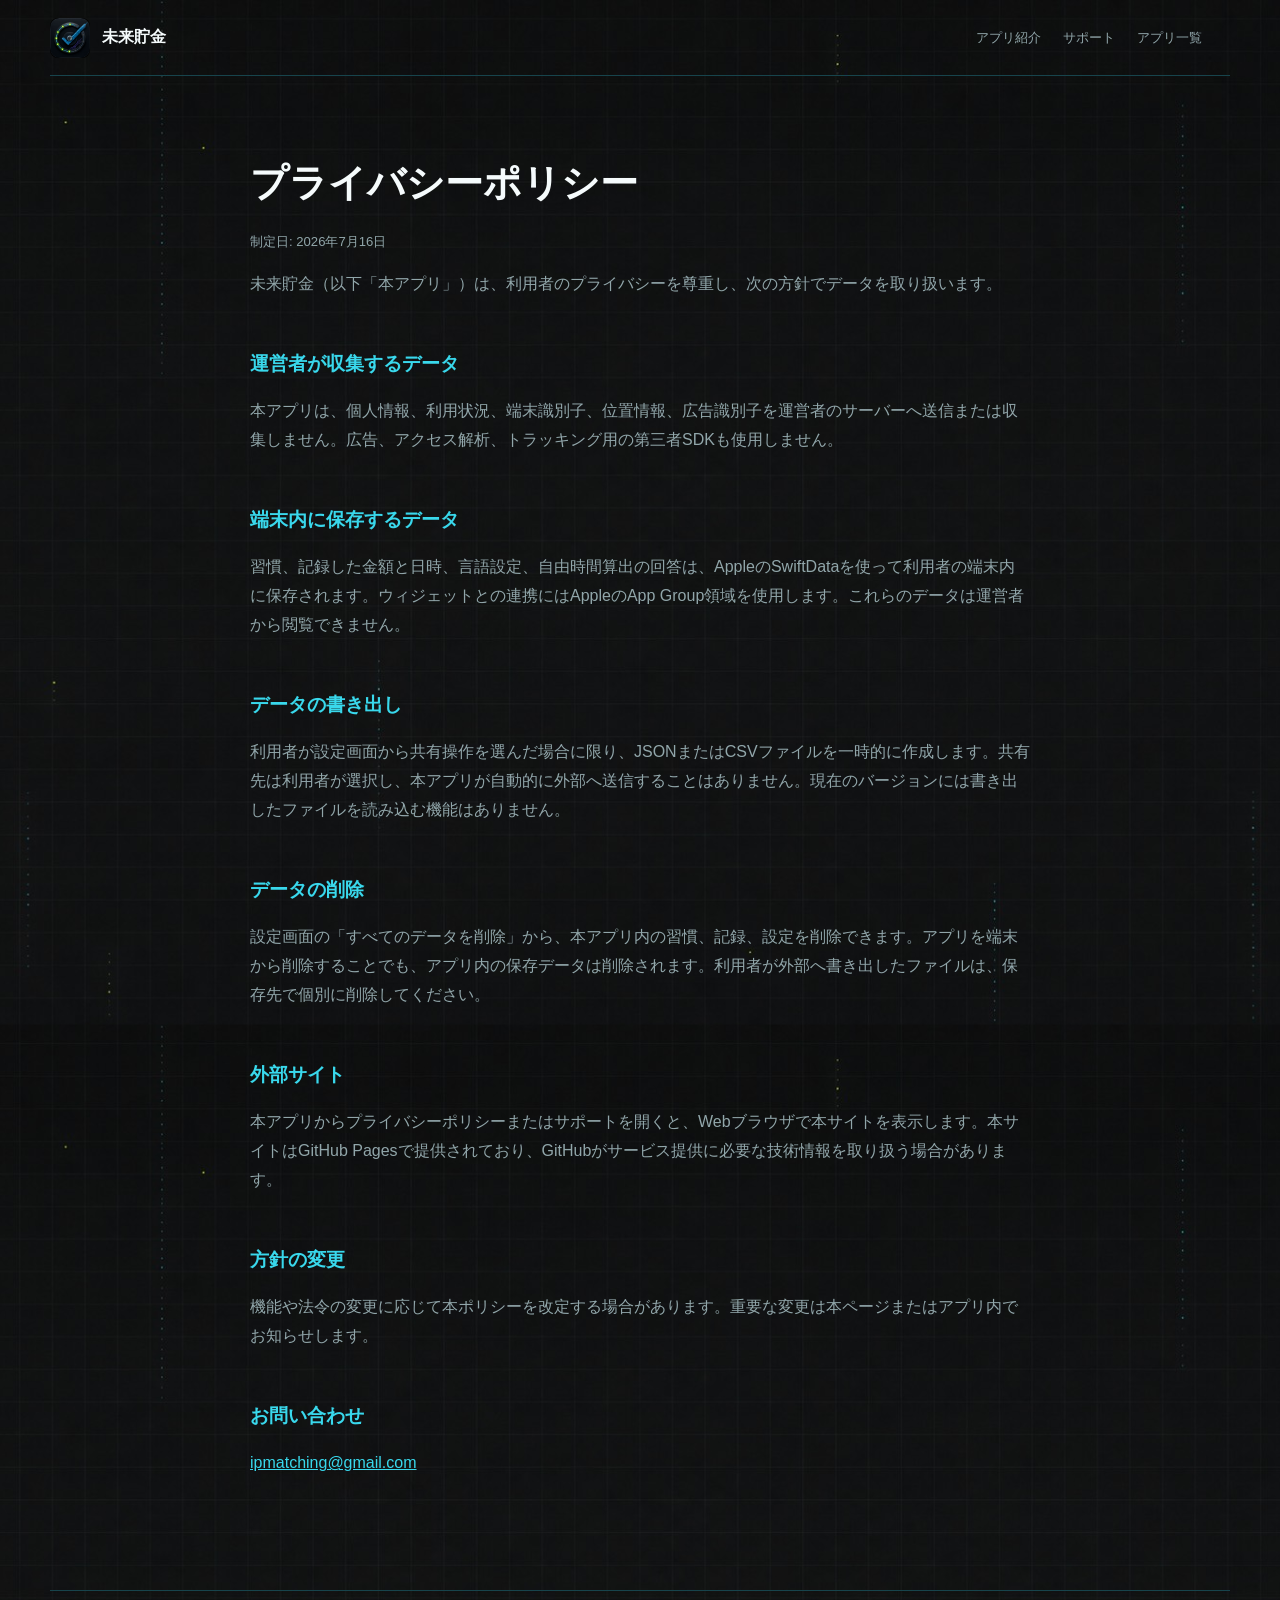
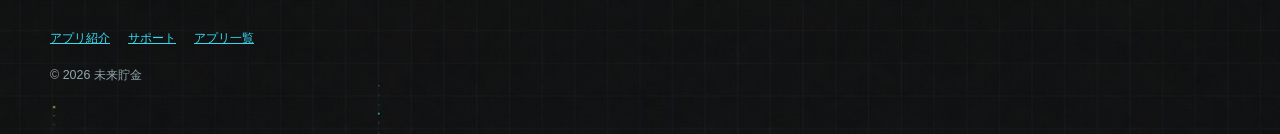
<file: future-savings/privacy/index.html>
<!DOCTYPE html>
<html lang="ja">
<head>
  <meta charset="UTF-8">
  <meta name="viewport" content="width=device-width, initial-scale=1">
  <meta name="description" content="未来貯金のプライバシーポリシー">
  <title>プライバシーポリシー | 未来貯金</title>
  <link rel="stylesheet" href="../style.css?v=7">
</head>
<body>
  <nav class="nav" aria-label="メインナビゲーション">
    <a class="brand" href="../"><img src="../img/icon.png" alt=""><span>未来貯金</span></a>
    <div class="navlinks"><a href="../">アプリ紹介</a><a href="../support/">サポート</a><a href="../../">アプリ一覧</a></div>
  </nav>

  <main class="page">
    <h1>プライバシーポリシー</h1>
    <p class="updated">制定日: 2026年7月16日</p>
    <p>未来貯金（以下「本アプリ」）は、利用者のプライバシーを尊重し、次の方針でデータを取り扱います。</p>

    <h2>運営者が収集するデータ</h2>
    <p>本アプリは、個人情報、利用状況、端末識別子、位置情報、広告識別子を運営者のサーバーへ送信または収集しません。広告、アクセス解析、トラッキング用の第三者SDKも使用しません。</p>

    <h2>端末内に保存するデータ</h2>
    <p>習慣、記録した金額と日時、言語設定、自由時間算出の回答は、AppleのSwiftDataを使って利用者の端末内に保存されます。ウィジェットとの連携にはAppleのApp Group領域を使用します。これらのデータは運営者から閲覧できません。</p>

    <h2>データの書き出し</h2>
    <p>利用者が設定画面から共有操作を選んだ場合に限り、JSONまたはCSVファイルを一時的に作成します。共有先は利用者が選択し、本アプリが自動的に外部へ送信することはありません。現在のバージョンには書き出したファイルを読み込む機能はありません。</p>

    <h2>データの削除</h2>
    <p>設定画面の「すべてのデータを削除」から、本アプリ内の習慣、記録、設定を削除できます。アプリを端末から削除することでも、アプリ内の保存データは削除されます。利用者が外部へ書き出したファイルは、保存先で個別に削除してください。</p>

    <h2>外部サイト</h2>
    <p>本アプリからプライバシーポリシーまたはサポートを開くと、Webブラウザで本サイトを表示します。本サイトはGitHub Pagesで提供されており、GitHubがサービス提供に必要な技術情報を取り扱う場合があります。</p>

    <h2>方針の変更</h2>
    <p>機能や法令の変更に応じて本ポリシーを改定する場合があります。重要な変更は本ページまたはアプリ内でお知らせします。</p>

    <h2>お問い合わせ</h2>
    <p><a href="mailto:ipmatching@gmail.com">ipmatching@gmail.com</a></p>
  </main>

  <footer><div class="footer-links"><a href="../">アプリ紹介</a><a href="../support/">サポート</a><a href="../../">アプリ一覧</a></div><div>© 2026 未来貯金</div></footer>
</body>
</html>
</file>
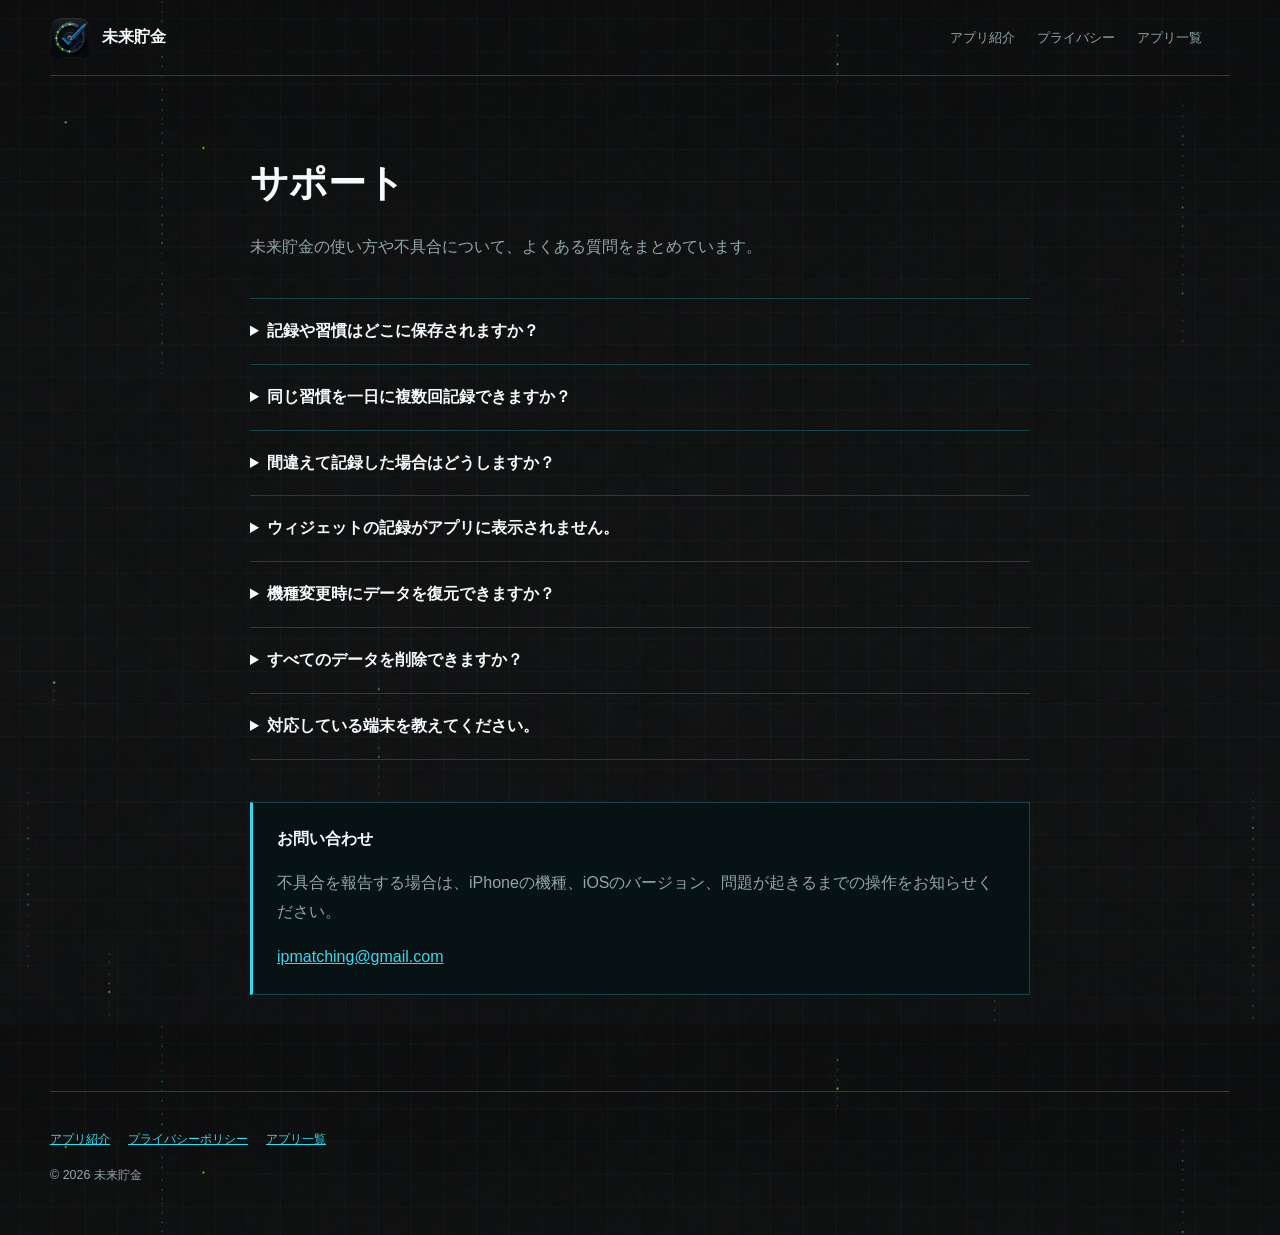
<file: future-savings/support/index.html>
<!DOCTYPE html>
<html lang="ja">
<head>
  <meta charset="UTF-8">
  <meta name="viewport" content="width=device-width, initial-scale=1">
  <meta name="description" content="未来貯金のサポートとよくある質問">
  <title>サポート | 未来貯金</title>
  <link rel="stylesheet" href="../style.css?v=7">
</head>
<body>
  <nav class="nav" aria-label="メインナビゲーション">
    <a class="brand" href="../"><img src="../img/icon.png" alt=""><span>未来貯金</span></a>
    <div class="navlinks"><a href="../">アプリ紹介</a><a href="../privacy/">プライバシー</a><a href="../../">アプリ一覧</a></div>
  </nav>

  <main class="page">
    <h1>サポート</h1>
    <p>未来貯金の使い方や不具合について、よくある質問をまとめています。</p>

    <div class="faq">
      <details><summary>記録や習慣はどこに保存されますか？</summary><p>すべて利用者のiPhone内に保存されます。ログインやクラウド同期はなく、運営者のサーバーへ送信されません。</p></details>
      <details><summary>同じ習慣を一日に複数回記録できますか？</summary><p>できます。記録ボタンを押すたびに1件追加され、今日の回数と合計金額へ反映されます。</p></details>
      <details><summary>間違えて記録した場合はどうしますか？</summary><p>今日の記録一覧または選択日の履歴から、対象の記録を1件ずつ削除できます。</p></details>
      <details><summary>ウィジェットの記録がアプリに表示されません。</summary><p>ウィジェットで記録した後に未来貯金アプリを開いてください。アプリ起動時に共有領域の記録を取り込みます。改善しない場合は、ウィジェットを一度削除して追加し直してください。</p></details>
      <details><summary>機種変更時にデータを復元できますか？</summary><p>現在のバージョンはJSONとCSVの書き出しに対応していますが、ファイルからの復元には対応していません。機種変更前後の自動移行はiPhoneのバックアップ設定に依存します。</p></details>
      <details><summary>すべてのデータを削除できますか？</summary><p>設定画面の「すべてのデータを削除」から削除できます。この操作は取り消せません。</p></details>
      <details><summary>対応している端末を教えてください。</summary><p>iOS 17以降を搭載したiPhoneに対応しています。iPad専用表示には対応していません。</p></details>
    </div>

    <div class="contact">
      <strong>お問い合わせ</strong>
      <p>不具合を報告する場合は、iPhoneの機種、iOSのバージョン、問題が起きるまでの操作をお知らせください。</p>
      <a href="mailto:ipmatching@gmail.com">ipmatching@gmail.com</a>
    </div>
  </main>

  <footer><div class="footer-links"><a href="../">アプリ紹介</a><a href="../privacy/">プライバシーポリシー</a><a href="../../">アプリ一覧</a></div><div>© 2026 未来貯金</div></footer>
</body>
</html>
</file>
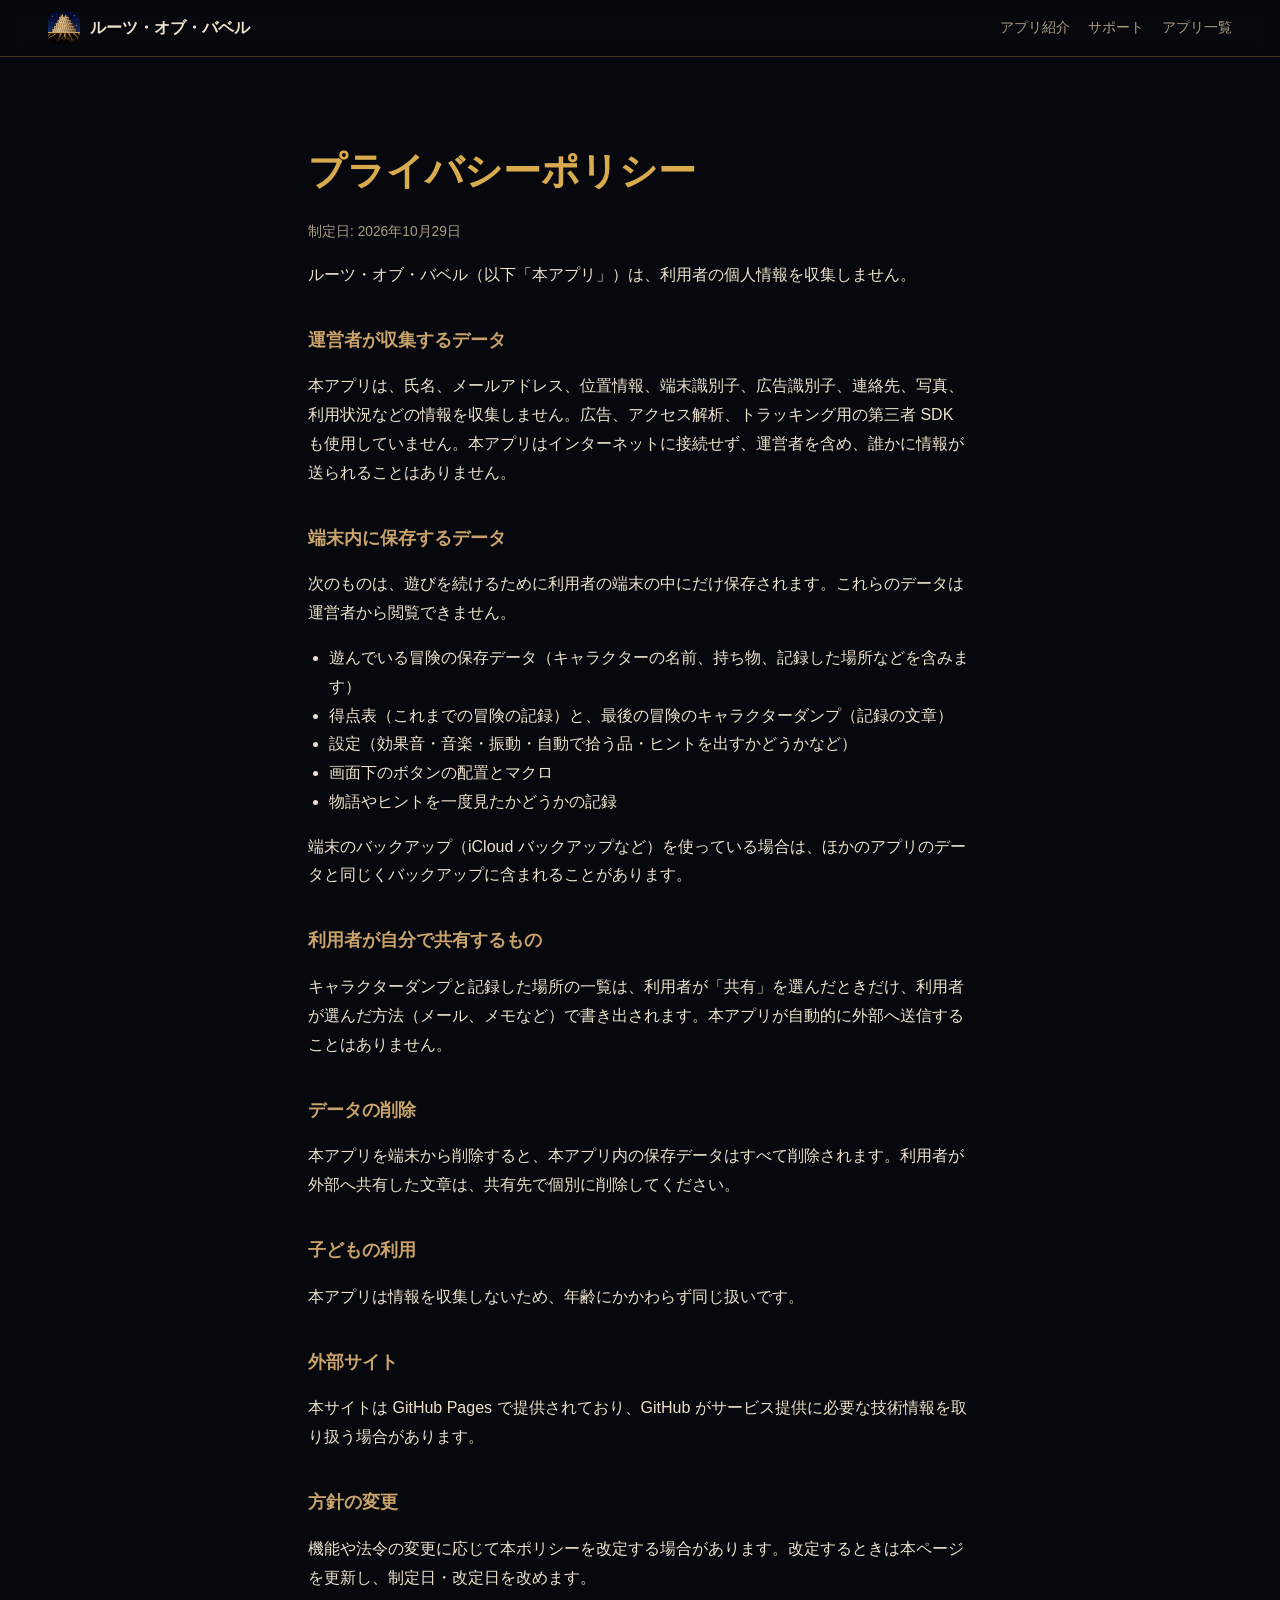
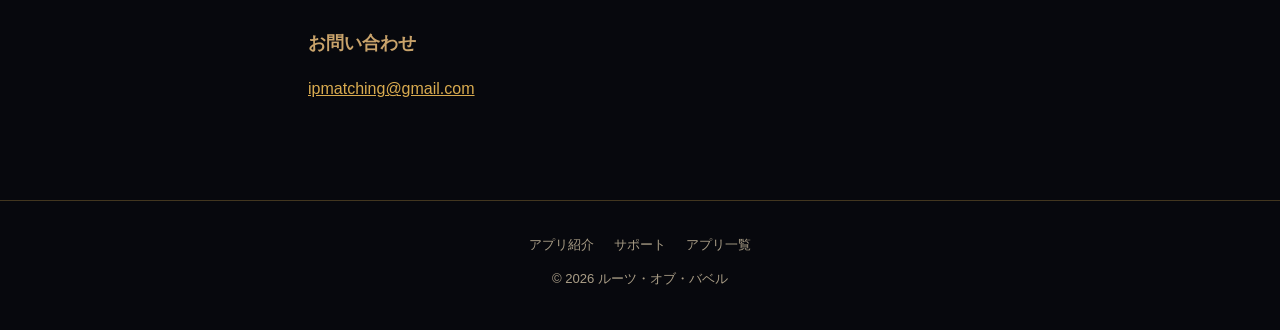
<file: roots-of-babel/privacy/index.html>
<!DOCTYPE html>
<html lang="ja">
<head>
  <meta charset="UTF-8">
  <meta name="viewport" content="width=device-width, initial-scale=1">
  <meta name="description" content="ルーツ・オブ・バベルのプライバシーポリシー">
  <title>プライバシーポリシー | ルーツ・オブ・バベル</title>
  <link rel="stylesheet" href="../style.css?v=1">
</head>
<body>
  <nav class="nav" aria-label="メインナビゲーション">
    <a class="brand" href="../"><img src="../img/icon.png" alt=""><span>ルーツ・オブ・バベル</span></a>
    <div class="navlinks"><a href="../">アプリ紹介</a><a href="../support/">サポート</a><a href="../../">アプリ一覧</a></div>
  </nav>

  <main class="page">
    <h1>プライバシーポリシー</h1>
    <p class="updated">制定日: 2026年10月29日</p>
    <p>ルーツ・オブ・バベル（以下「本アプリ」）は、利用者の個人情報を収集しません。</p>

    <h2>運営者が収集するデータ</h2>
    <p>本アプリは、氏名、メールアドレス、位置情報、端末識別子、広告識別子、連絡先、写真、利用状況などの情報を収集しません。広告、アクセス解析、トラッキング用の第三者 SDK も使用していません。本アプリはインターネットに接続せず、運営者を含め、誰かに情報が送られることはありません。</p>

    <h2>端末内に保存するデータ</h2>
    <p>次のものは、遊びを続けるために利用者の端末の中にだけ保存されます。これらのデータは運営者から閲覧できません。</p>
    <ul>
      <li>遊んでいる冒険の保存データ（キャラクターの名前、持ち物、記録した場所などを含みます）</li>
      <li>得点表（これまでの冒険の記録）と、最後の冒険のキャラクターダンプ（記録の文章）</li>
      <li>設定（効果音・音楽・振動・自動で拾う品・ヒントを出すかどうかなど）</li>
      <li>画面下のボタンの配置とマクロ</li>
      <li>物語やヒントを一度見たかどうかの記録</li>
    </ul>
    <p>端末のバックアップ（iCloud バックアップなど）を使っている場合は、ほかのアプリのデータと同じくバックアップに含まれることがあります。</p>

    <h2>利用者が自分で共有するもの</h2>
    <p>キャラクターダンプと記録した場所の一覧は、利用者が「共有」を選んだときだけ、利用者が選んだ方法（メール、メモなど）で書き出されます。本アプリが自動的に外部へ送信することはありません。</p>

    <h2>データの削除</h2>
    <p>本アプリを端末から削除すると、本アプリ内の保存データはすべて削除されます。利用者が外部へ共有した文章は、共有先で個別に削除してください。</p>

    <h2>子どもの利用</h2>
    <p>本アプリは情報を収集しないため、年齢にかかわらず同じ扱いです。</p>

    <h2>外部サイト</h2>
    <p>本サイトは GitHub Pages で提供されており、GitHub がサービス提供に必要な技術情報を取り扱う場合があります。</p>

    <h2>方針の変更</h2>
    <p>機能や法令の変更に応じて本ポリシーを改定する場合があります。改定するときは本ページを更新し、制定日・改定日を改めます。</p>

    <h2>お問い合わせ</h2>
    <p><a href="mailto:ipmatching@gmail.com">ipmatching@gmail.com</a></p>
  </main>

  <footer><div class="footer-links"><a href="../">アプリ紹介</a><a href="../support/">サポート</a><a href="../../">アプリ一覧</a></div><div>© 2026 ルーツ・オブ・バベル</div></footer>
</body>
</html>
</file>
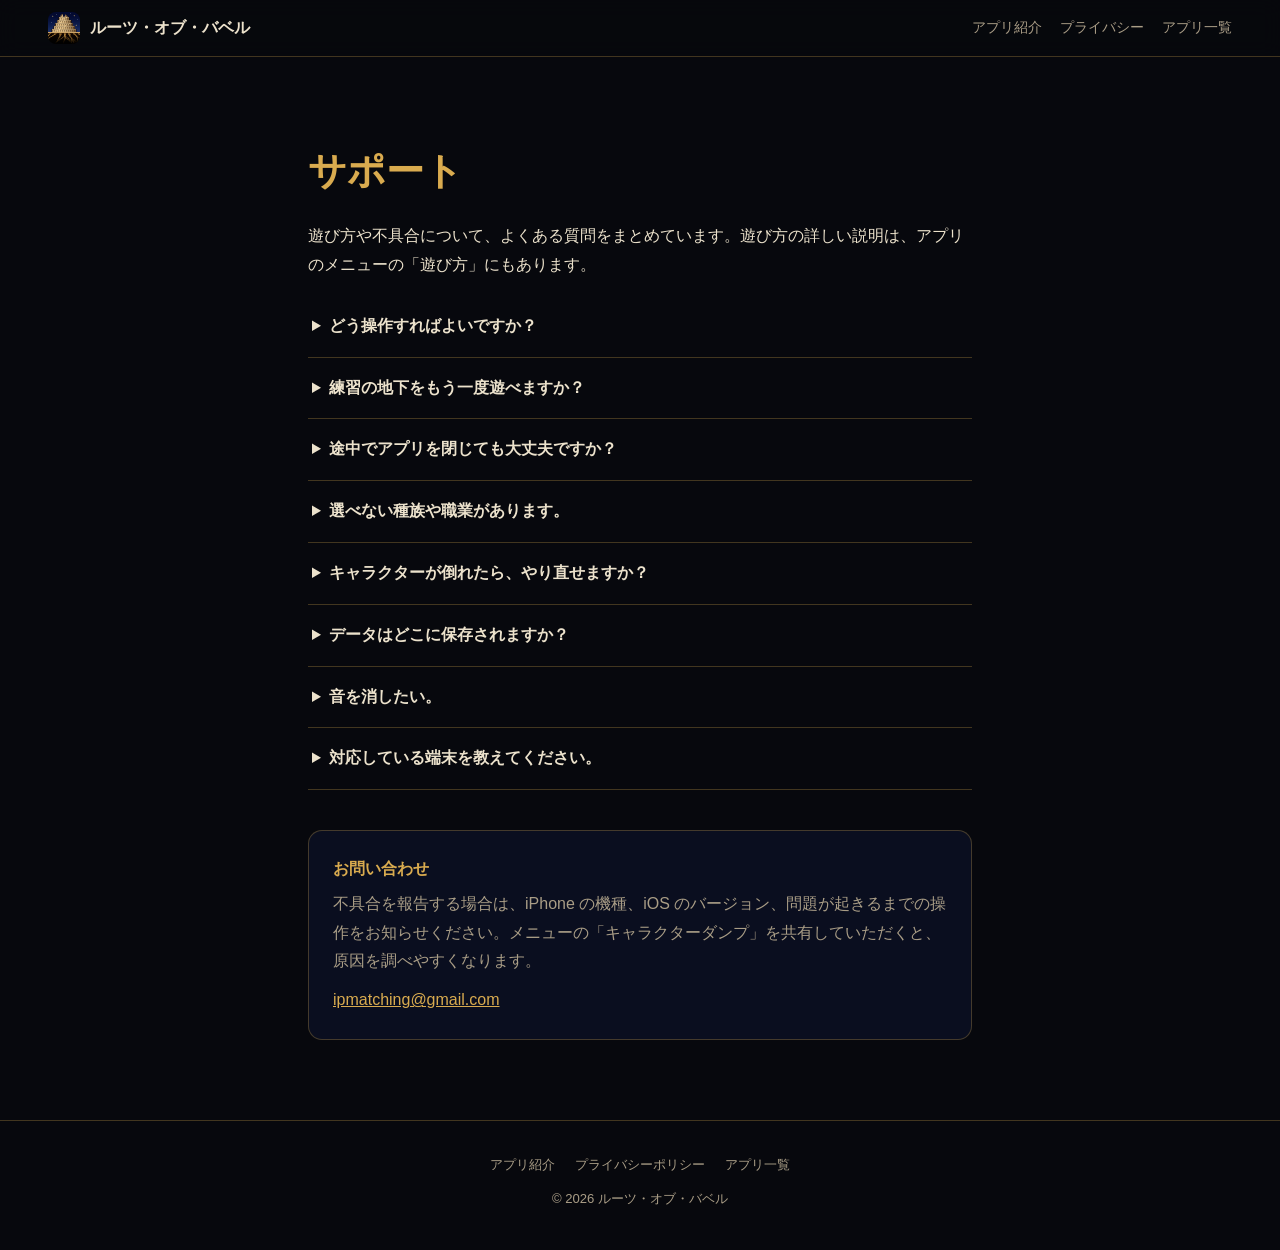
<file: roots-of-babel/support/index.html>
<!DOCTYPE html>
<html lang="ja">
<head>
  <meta charset="UTF-8">
  <meta name="viewport" content="width=device-width, initial-scale=1">
  <meta name="description" content="ルーツ・オブ・バベルのサポートとよくある質問">
  <title>サポート | ルーツ・オブ・バベル</title>
  <link rel="stylesheet" href="../style.css?v=1">
</head>
<body>
  <nav class="nav" aria-label="メインナビゲーション">
    <a class="brand" href="../"><img src="../img/icon.png" alt=""><span>ルーツ・オブ・バベル</span></a>
    <div class="navlinks"><a href="../">アプリ紹介</a><a href="../privacy/">プライバシー</a><a href="../../">アプリ一覧</a></div>
  </nav>

  <main class="page">
    <h1>サポート</h1>
    <p>遊び方や不具合について、よくある質問をまとめています。遊び方の詳しい説明は、アプリのメニューの「遊び方」にもあります。</p>

    <div class="faq">
      <details><summary>どう操作すればよいですか？</summary><p>行きたいマスをタップすると移動し、隣の敵をタップすると攻撃します。長押しでそのマスを調べられます。自分のキャラクターをタップすると、足元の品を拾ったり、階段を上り下りしたりできます。</p></details>
      <details><summary>練習の地下をもう一度遊べますか？</summary><p>「遊び方」の画面の「練習の地下をもう一度」から遊び直せます。練習中は、画面上の「練習を飛ばす」でいつでもやめられます。</p></details>
      <details><summary>途中でアプリを閉じても大丈夫ですか？</summary><p>冒険は自動で保存されます。次に開いたときは、閉じたところから続きを遊べます。</p></details>
      <details><summary>選べない種族や職業があります。</summary><p>錠前の付いた種族と職業は、一度「原初の言葉」を地上へ持ち帰る（クリアする）と選べるようになります。四獄への門も、それまでは封じられています。</p></details>
      <details><summary>キャラクターが倒れたら、やり直せますか？</summary><p>ローグライクなので、倒れた冒険はそこで終わります。記録は得点表に残り、新しいキャラクターで始め直せます。</p></details>
      <details><summary>データはどこに保存されますか？</summary><p>すべて利用者の iPhone の中に保存されます。ログインやクラウド同期はなく、運営者に送られることはありません。機種変更のときの移行は、iPhone のバックアップの設定によります。</p></details>
      <details><summary>音を消したい。</summary><p>メニューで、効果音と音楽を別々にオン・オフできます。iPhone の消音スイッチを入れたときも鳴りません。ほかのアプリの音楽を止めることはありません。</p></details>
      <details><summary>対応している端末を教えてください。</summary><p>iOS 17 以降の iPhone に対応しています（縦向き）。iPad では iPhone 用の画面が拡大されて動きます。文章は日本語のみです。</p></details>
    </div>

    <div class="contact">
      <strong>お問い合わせ</strong>
      <p>不具合を報告する場合は、iPhone の機種、iOS のバージョン、問題が起きるまでの操作をお知らせください。メニューの「キャラクターダンプ」を共有していただくと、原因を調べやすくなります。</p>
      <a href="mailto:ipmatching@gmail.com">ipmatching@gmail.com</a>
    </div>
  </main>

  <footer><div class="footer-links"><a href="../">アプリ紹介</a><a href="../privacy/">プライバシーポリシー</a><a href="../../">アプリ一覧</a></div><div>© 2026 ルーツ・オブ・バベル</div></footer>
</body>
</html>
</file>
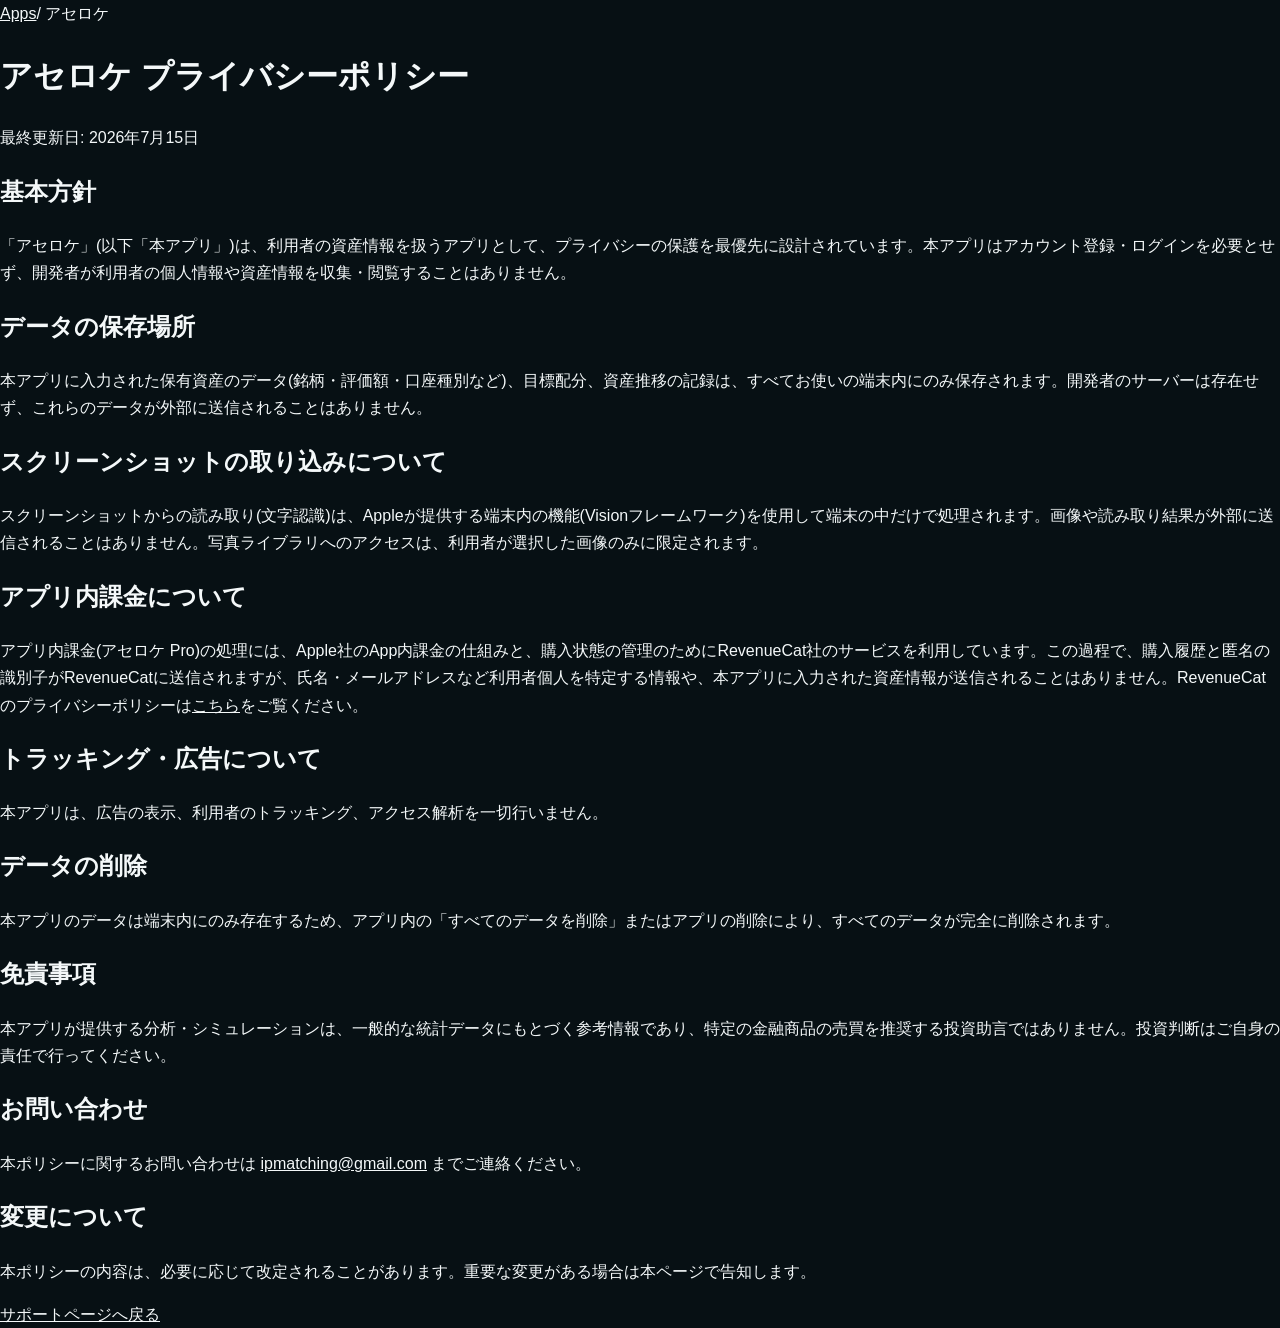
<file: assetscope/privacy.html>
<!DOCTYPE html>
<html lang="ja">
<head>
<meta charset="UTF-8">
<meta name="viewport" content="width=device-width, initial-scale=1">
<title>アセロケ - プライバシーポリシー</title>
<link rel="stylesheet" href="../style.css">
</head>
<body>
<div class="wrap">
<header class="site"><a href="../">Apps</a><span class="sub">/ アセロケ</span></header>

<h1>アセロケ プライバシーポリシー</h1>
<p class="lead">最終更新日: 2026年7月15日</p>

<h2>基本方針</h2>
<p>「アセロケ」(以下「本アプリ」)は、利用者の資産情報を扱うアプリとして、プライバシーの保護を最優先に設計されています。本アプリはアカウント登録・ログインを必要とせず、開発者が利用者の個人情報や資産情報を収集・閲覧することはありません。</p>

<h2>データの保存場所</h2>
<p>本アプリに入力された保有資産のデータ(銘柄・評価額・口座種別など)、目標配分、資産推移の記録は、すべてお使いの端末内にのみ保存されます。開発者のサーバーは存在せず、これらのデータが外部に送信されることはありません。</p>

<h2>スクリーンショットの取り込みについて</h2>
<p>スクリーンショットからの読み取り(文字認識)は、Appleが提供する端末内の機能(Visionフレームワーク)を使用して端末の中だけで処理されます。画像や読み取り結果が外部に送信されることはありません。写真ライブラリへのアクセスは、利用者が選択した画像のみに限定されます。</p>

<h2>アプリ内課金について</h2>
<p>アプリ内課金(アセロケ Pro)の処理には、Apple社のApp内課金の仕組みと、購入状態の管理のためにRevenueCat社のサービスを利用しています。この過程で、購入履歴と匿名の識別子がRevenueCatに送信されますが、氏名・メールアドレスなど利用者個人を特定する情報や、本アプリに入力された資産情報が送信されることはありません。RevenueCatのプライバシーポリシーは<a href="https://www.revenuecat.com/privacy" target="_blank" rel="noopener">こちら</a>をご覧ください。</p>

<h2>トラッキング・広告について</h2>
<p>本アプリは、広告の表示、利用者のトラッキング、アクセス解析を一切行いません。</p>

<h2>データの削除</h2>
<p>本アプリのデータは端末内にのみ存在するため、アプリ内の「すべてのデータを削除」またはアプリの削除により、すべてのデータが完全に削除されます。</p>

<h2>免責事項</h2>
<p>本アプリが提供する分析・シミュレーションは、一般的な統計データにもとづく参考情報であり、特定の金融商品の売買を推奨する投資助言ではありません。投資判断はご自身の責任で行ってください。</p>

<h2>お問い合わせ</h2>
<p>本ポリシーに関するお問い合わせは <a href="mailto:ipmatching@gmail.com">ipmatching@gmail.com</a> までご連絡ください。</p>

<h2>変更について</h2>
<p>本ポリシーの内容は、必要に応じて改定されることがあります。重要な変更がある場合は本ページで告知します。</p>

<footer><a href="./index.html">サポートページへ戻る</a></footer>
</div>
</body>
</html>
</file>
<file: style.css>
:root {
  --page: #071014;
  --page-strong: #03090c;
  --line: #233238;
  --text: #f4f8f9;
  --muted: #9aa9ae;
  --future: #31d7ee;
  --asset: #1766d2;
  --max-width: 1440px;
}

* {
  box-sizing: border-box;
}

html {
  background: var(--page-strong);
}

body {
  min-width: 320px;
  margin: 0;
  overflow-x: hidden;
  background: var(--page);
  color: var(--text);
  font-family: -apple-system, BlinkMacSystemFont, "Hiragino Sans", "Yu Gothic", sans-serif;
  line-height: 1.7;
  letter-spacing: 0;
}

img {
  display: block;
  max-width: 100%;
}

a {
  color: inherit;
}

.site-shell {
  width: min(100%, var(--max-width));
  margin: 0 auto;
  padding: 0 24px;
}

.site-header {
  min-height: 112px;
  padding: 28px 12px 24px;
  border-bottom: 1px solid var(--line);
}

.site-label {
  display: inline-block;
  color: var(--text);
  font-family: ui-monospace, SFMono-Regular, Menlo, monospace;
  font-size: .82rem;
  font-weight: 800;
  letter-spacing: .18em;
  text-decoration: none;
}

.site-header p {
  margin: 7px 0 0;
  color: var(--muted);
  font-size: .82rem;
}

.app-gallery {
  display: grid;
  grid-template-columns: repeat(2, minmax(0, 1fr));
  gap: 1px;
  margin-top: 18px;
  overflow: hidden;
  border: 1px solid var(--line);
  border-radius: 14px;
  background: var(--line);
}

.app-panel {
  position: relative;
  min-width: 0;
  min-height: 920px;
  padding: 42px 44px 0;
  overflow: hidden;
  text-decoration: none;
  transition: filter 180ms ease;
}

.app-panel:hover {
  filter: brightness(1.06);
}

.app-panel:focus-visible {
  z-index: 2;
  outline: 3px solid #ffffff;
  outline-offset: -5px;
}

.app-panel--future {
  background-color: #020b0e;
  background-image: url("./future-savings/img/cyber-grid.jpg");
  background-position: top center;
  background-size: 920px auto;
}

.app-panel--assetscope {
  background: #f4f5f8;
  color: #0b1f3f;
}

.app-copy {
  position: relative;
  z-index: 1;
  max-width: 440px;
}

.app-heading {
  display: flex;
  align-items: center;
  gap: 18px;
}

.app-icon {
  width: 88px;
  height: 88px;
  flex: 0 0 88px;
  border: 1px solid rgba(255, 255, 255, .16);
  border-radius: 20px;
  box-shadow: 0 16px 36px rgba(0, 0, 0, .22);
}

.app-number {
  display: block;
  margin-bottom: 3px;
  color: var(--future);
  font-family: ui-monospace, SFMono-Regular, Menlo, monospace;
  font-size: .68rem;
  font-weight: 800;
}

.app-panel--assetscope .app-number {
  color: var(--asset);
}

.app-heading h2 {
  margin: 0;
  font-size: clamp(2rem, 3.2vw, 3.1rem);
  line-height: 1.12;
}

.app-tagline {
  margin: 42px 0 0;
  color: var(--future);
  font-size: clamp(1.45rem, 2.15vw, 2rem);
  font-weight: 800;
  line-height: 1.5;
}

.app-panel--assetscope .app-tagline {
  color: var(--asset);
}

.app-description {
  max-width: 290px;
  margin: 18px 0 0;
  color: var(--muted);
  font-size: .92rem;
}

.app-panel--assetscope .app-description {
  color: #4d5c71;
}

.app-link {
  display: inline-flex;
  align-items: center;
  gap: 22px;
  min-height: 46px;
  margin-top: 30px;
  padding: 8px 18px;
  border: 1px solid currentColor;
  border-radius: 999px;
  color: var(--future);
  font-weight: 800;
}

.app-panel--assetscope .app-link {
  color: var(--asset);
}

.app-status {
  display: block;
  margin-top: 14px;
  color: var(--future);
  font-family: ui-monospace, SFMono-Regular, Menlo, monospace;
  font-size: .7rem;
  font-weight: 700;
}

.app-panel--assetscope .app-status {
  color: var(--asset);
}

.app-visual {
  position: absolute;
  right: 26px;
  bottom: 18px;
  width: min(44%, 330px);
  margin: 0;
  transition: transform 220ms ease;
}

.app-panel:hover .app-visual {
  transform: translateY(-8px);
}

.app-visual img {
  width: 100%;
  height: auto;
}

.app-visual--future img {
  border: 1px solid #38545b;
  border-radius: 42px;
  box-shadow: 0 32px 64px rgba(0, 0, 0, .48);
}

.app-visual--assetscope {
  bottom: 18px;
}

.app-panel--wide {
  grid-column: 1 / -1;
  min-height: 720px;
}

.app-panel--wide .app-visual {
  right: 10%;
  /* A whole phone screen within the panel's height. */
  width: min(26%, 300px);
}

.site-footer {
  display: flex;
  justify-content: space-between;
  align-items: flex-end;
  gap: 32px;
  padding: 30px 12px 42px;
  color: var(--muted);
  font-size: .78rem;
}

.site-footer p {
  margin: 0;
}

.site-footer > div {
  display: flex;
  flex-wrap: wrap;
  justify-content: flex-end;
  gap: 12px 28px;
}

.site-footer a {
  color: #73b8ff;
}

.visually-hidden {
  position: absolute;
  width: 1px;
  height: 1px;
  padding: 0;
  margin: -1px;
  overflow: hidden;
  clip: rect(0, 0, 0, 0);
  white-space: nowrap;
  border: 0;
}

@media (max-width: 900px) {
  .app-panel {
    min-height: 860px;
    padding: 34px 30px 0;
  }

  .app-icon {
    width: 72px;
    height: 72px;
    flex-basis: 72px;
    border-radius: 17px;
  }

  .app-visual {
    right: 20px;
    width: min(62%, 320px);
  }
}

@media (max-width: 1020px) {
  .app-gallery {
    grid-template-columns: 1fr;
  }

  .app-panel,
  .app-panel--wide {
    min-height: 780px;
  }

  .app-panel + .app-panel {
    border-top: 1px solid var(--line);
  }

  .app-copy {
    max-width: 340px;
  }

  .app-visual,
  .app-panel--wide .app-visual {
    right: 28px;
    width: min(42%, 330px);
  }
}

@media (max-width: 720px) {
  .site-shell {
    padding: 0 14px;
  }

  .site-header {
    min-height: auto;
    padding: 22px 6px 20px;
  }

  .site-label {
    font-size: .68rem;
    letter-spacing: .13em;
  }

  .site-header p {
    max-width: 310px;
    font-size: .76rem;
    line-height: 1.65;
  }

  .app-gallery {
    display: block;
    margin-top: 12px;
    border-radius: 10px;
  }

  .app-panel,
  .app-panel--wide {
    display: block;
    min-height: auto;
    padding: 26px 22px 0;
  }

  .app-panel + .app-panel {
    border-top: 1px solid var(--line);
  }

  .app-copy {
    max-width: none;
  }

  .app-heading {
    gap: 14px;
  }

  .app-icon {
    width: 62px;
    height: 62px;
    flex-basis: 62px;
    border-radius: 14px;
  }

  .app-heading h2 {
    font-size: 2rem;
  }

  .app-tagline {
    margin-top: 28px;
    font-size: 1.35rem;
  }

  .app-description {
    max-width: none;
    font-size: .86rem;
  }

  .app-link {
    min-height: 44px;
    margin-top: 24px;
    padding: 7px 16px;
    font-size: .9rem;
  }

  .app-visual,
  .app-panel--wide .app-visual {
    position: static;
    width: min(88%, 330px);
    margin: 34px auto 28px;
  }

  .app-visual--assetscope {
    width: min(80%, 310px);
    margin-bottom: 28px;
  }

  .app-panel:hover .app-visual {
    transform: none;
  }

  .site-footer {
    display: block;
    padding: 28px 6px 36px;
  }

  .site-footer > div {
    display: grid;
    justify-content: start;
    margin-top: 20px;
  }
}

@media (max-width: 359px) {
  .site-label {
    font-size: .61rem;
  }

  .app-panel,
  .app-panel--wide {
    padding-right: 18px;
    padding-left: 18px;
  }

  .app-heading h2 {
    font-size: 1.75rem;
  }
}

@media (prefers-reduced-motion: reduce) {
  .app-panel,
  .app-visual {
    transition: none;
  }
}

/* Roots of Babel: the colours of its own page (roots-of-babel/style.css),
   lapis glow and gold over the night. */
.app-panel--roots {
  background:
    radial-gradient(ellipse 60% 55% at 72% 45%, rgba(58, 99, 201, .22), transparent 70%),
    radial-gradient(ellipse 50% 40% at 20% 30%, rgba(217, 171, 79, .10), transparent 70%),
    #07080d;
  color: #ece2cc;
}

.app-panel--roots .app-icon {
  border-color: rgba(217, 171, 79, .28);
  box-shadow: 0 18px 40px rgba(0, 0, 0, .5);
}

.app-panel--roots .app-number {
  color: #b98d3c;
  letter-spacing: .18em;
}

.app-panel--roots .app-heading h2 {
  color: #d9ab4f;
  font-family: "Hiragino Mincho ProN", "Yu Mincho", serif;
  letter-spacing: .04em;
  /* Breaks only at the dots of the name. */
  word-break: keep-all;
}

.app-panel--roots .app-tagline {
  color: #ece2cc;
  font-family: "Hiragino Mincho ProN", "Yu Mincho", serif;
  font-weight: 400;
  line-height: 1.7;
}

.app-panel--roots .app-description {
  color: #a99d86;
}

.app-panel--roots .app-link {
  color: #d9ab4f;
}

.app-panel--roots .app-status {
  color: #c9a36b;
}

.app-visual--roots img {
  border: 1px solid rgba(217, 171, 79, .35);
  border-radius: 34px;
  box-shadow: 0 34px 70px rgba(0, 0, 0, .65);
}
</file>
<file: future-savings/style.css>
:root {
  --bg: #01080a;
  --surface: #071215;
  --surface-strong: #0b191d;
  --text: #f5fbfc;
  --muted: #91a6aa;
  --line: #17444c;
  --line-strong: #28c6d7;
  --cyan: #39d8ec;
  --lime: #b6ef3d;
  --violet: #b66cf2;
  --max: 1180px;
}

* { box-sizing: border-box; }
html { scroll-behavior: smooth; }
body {
  margin: 0;
  min-width: 320px;
  overflow-x: hidden;
  background-color: var(--bg);
  background-image: url("./img/cyber-grid.jpg");
  background-position: top center;
  background-size: 1440px auto;
  background-repeat: repeat-y;
  color: var(--text);
  font-family: -apple-system, BlinkMacSystemFont, "Hiragino Sans", "Yu Gothic", sans-serif;
  line-height: 1.8;
  letter-spacing: 0;
}

img { display: block; max-width: 100%; }
a { color: var(--cyan); }

.nav {
  width: min(var(--max), calc(100% - 40px));
  min-height: 76px;
  margin: 0 auto;
  display: grid;
  grid-template-columns: auto 1fr auto;
  align-items: center;
  gap: 28px;
  border-bottom: 1px solid var(--line);
}
.brand { display: flex; align-items: center; gap: 12px; color: var(--text); text-decoration: none; font-weight: 800; }
.brand img { width: 40px; height: 40px; border-radius: 8px; }
.navlinks { display: flex; justify-content: flex-end; align-items: center; gap: 22px; }
.navlinks a { color: var(--muted); text-decoration: none; font-size: .82rem; }
.navlinks a:hover, .navlinks a:focus-visible { color: var(--text); }
.nav-status {
  padding: 8px 12px;
  border: 1px solid var(--line-strong);
  border-radius: 4px;
  color: var(--cyan);
  font-size: .78rem;
  font-weight: 700;
  text-decoration: none;
  white-space: nowrap;
}
.nav-status:hover,
.nav-status:focus-visible { background: rgba(57, 216, 236, .1); color: var(--text); }

.hero {
  width: min(var(--max), calc(100% - 40px));
  min-height: 720px;
  margin: 0 auto;
  padding: 48px 0 34px;
  display: grid;
  grid-template-columns: minmax(0, .84fr) minmax(520px, 1.16fr);
  align-items: center;
  gap: 42px;
}
.system-label {
  margin: 0 0 20px;
  color: var(--cyan);
  font-family: ui-monospace, SFMono-Regular, Menlo, monospace;
  font-size: .72rem;
  font-weight: 700;
}
.hero-icon { width: 112px; height: 112px; border-radius: 22px; margin-bottom: 24px; }
.hero h1 { margin: 0; font-size: 4rem; line-height: 1.1; }
.hero-statement { margin: 22px 0 0; font-size: 1.65rem; line-height: 1.55; font-weight: 700; }
.hero-time { margin: 4px 0 0; color: var(--cyan); font-size: 1.25rem; line-height: 1.65; font-weight: 700; }
.hero-description { max-width: 500px; margin: 22px 0 26px; color: var(--muted); font-size: .94rem; }
.store-status {
  display: inline-flex;
  align-items: center;
  min-height: 48px;
  padding: 8px 18px;
  border: 1px solid var(--line-strong);
  border-radius: 4px;
  color: var(--cyan);
  font-weight: 800;
  text-decoration: none;
}
.store-status:hover,
.store-status:focus-visible { background: rgba(57, 216, 236, .1); color: var(--text); }

.device-stage { position: relative; height: 620px; overflow: hidden; }
.device { position: absolute; margin: 0; }
.device img {
  height: 580px;
  width: auto;
  border: 1px solid var(--line-strong);
  border-radius: 30px;
  background: #000;
  box-shadow: 0 24px 54px rgba(0, 0, 0, .48);
}
.device-primary { left: 2%; top: 4px; z-index: 2; transform: rotate(-2deg); }
.device-secondary { right: 1%; top: 28px; transform: rotate(3deg); }

.dual-signal {
  border-top: 1px solid var(--line-strong);
  border-bottom: 1px solid var(--line);
  background: rgba(1, 8, 10, .86);
}
.section-heading,
.signal-grid,
.story,
.closing,
.disclosure,
.page,
footer {
  width: min(var(--max), calc(100% - 40px));
  margin-left: auto;
  margin-right: auto;
}
.section-heading { padding: 56px 0 24px; }
.section-heading h2 { margin: 0; font-size: 2.35rem; line-height: 1.35; }
.signal-grid { display: grid; grid-template-columns: 1fr 1fr; }
.signal { min-width: 0; padding: 34px 48px 58px 0; border-top: 1px solid var(--line); }
.signal + .signal { padding-left: 48px; padding-right: 0; border-left: 1px solid var(--line); }
.signal-index, .story-index {
  margin: 0 0 18px;
  color: var(--violet);
  font-family: ui-monospace, SFMono-Regular, Menlo, monospace;
  font-size: .82rem;
  font-weight: 800;
}
.signal h3 { margin: 0; font-size: 1.25rem; }
.signal-value { margin: 12px 0; color: var(--lime); font-size: 2.9rem; line-height: 1.2; font-weight: 800; }
.lifetime-value { margin: -2px 0 16px; color: var(--lime); font-size: 1.05rem; font-weight: 700; }
.signal > p:last-child { max-width: 480px; margin-bottom: 0; color: var(--muted); font-size: .9rem; }

#features { background: rgba(1, 8, 10, .68); }
.story {
  min-height: 740px;
  padding: 92px 0;
  display: grid;
  grid-template-columns: minmax(0, 1fr) minmax(300px, .8fr);
  align-items: center;
  gap: 96px;
  border-bottom: 1px solid var(--line);
}
.story-reverse { grid-template-columns: minmax(300px, .8fr) minmax(0, 1fr); }
.story-reverse .story-copy { grid-column: 2; }
.story-reverse .story-screen { grid-column: 1; grid-row: 1; }
.story-copy h2 { margin: 0 0 20px; font-size: 2.35rem; line-height: 1.4; }
.story-copy > p:not(.story-index):not(.story-note) { max-width: 570px; margin: 0; color: var(--muted); }
.story-note { margin: 28px 0 0; padding-top: 18px; border-top: 1px solid var(--line); color: var(--muted); font-size: .82rem; }
.story-screen { margin: 0; justify-self: center; }
.story-screen img {
  width: auto;
  height: 560px;
  border: 1px solid var(--line);
  border-radius: 28px;
  box-shadow: 0 24px 54px rgba(0, 0, 0, .5);
}
.data-list { margin: 34px 0 0; padding: 0; list-style: none; border-top: 1px solid var(--line); }
.data-list li { padding: 13px 0; border-bottom: 1px solid var(--line); color: var(--muted); font-size: .86rem; }
.data-list span { display: inline-block; width: 78px; color: var(--cyan); font-family: ui-monospace, SFMono-Regular, Menlo, monospace; font-size: .72rem; }

.closing { padding: 104px 0; text-align: center; }
.closing h2 { margin: 0; font-size: 3rem; line-height: 1.4; }
.closing > p:not(.system-label) { max-width: 650px; margin: 22px auto 28px; color: var(--muted); }
.disclosure { padding: 24px 0 58px; border-top: 1px solid var(--line); color: var(--muted); font-size: .78rem; }
.disclosure p { max-width: 880px; margin: 0; }

.page { padding: 72px 0 96px; max-width: 780px; }
.page h1 { margin: 0 0 12px; font-size: 2.4rem; }
.page h2 { margin: 48px 0 10px; color: var(--cyan); font-size: 1.2rem; }
.page p, .page li { color: var(--muted); }
.page .updated { font-size: .82rem; }
.faq { margin-top: 36px; }
.faq details { padding: 18px 0; border-top: 1px solid var(--line); }
.faq details:last-child { border-bottom: 1px solid var(--line); }
.faq summary { cursor: pointer; font-weight: 700; }
.faq p { margin: 10px 0 0; }
.contact { margin-top: 42px; padding: 22px 24px; border: 1px solid var(--line); border-left: 3px solid var(--cyan); background: var(--surface); }

footer { padding: 36px 0 48px; border-top: 1px solid var(--line); color: var(--muted); font-size: .78rem; }
.footer-brand { display: flex; align-items: center; gap: 10px; margin-bottom: 18px; color: var(--text); font-weight: 800; }
.footer-brand img { width: 34px; height: 34px; border-radius: 7px; }
.footer-links { display: flex; flex-wrap: wrap; gap: 18px; margin-bottom: 14px; }

@media (max-width: 980px) {
  .nav { grid-template-columns: auto 1fr; }
  .nav-status { display: none; }
  .hero { grid-template-columns: .8fr 1.2fr; gap: 20px; }
  .hero h1 { font-size: 3.25rem; }
  .hero-icon { width: 88px; height: 88px; }
  .device-stage { height: 560px; }
  .device img { height: 520px; }
  .story { gap: 56px; }
}

@media (max-width: 720px) {
  body { background-size: 1080px auto; }
  .nav { min-height: auto; padding: 14px 0; display: flex; flex-wrap: wrap; gap: 12px 18px; }
  .brand { margin-right: auto; }
  .brand img { width: 36px; height: 36px; }
  .navlinks { width: 100%; order: 3; justify-content: flex-start; gap: 10px 18px; overflow-x: auto; white-space: nowrap; padding-bottom: 2px; }
  .navlinks a[href="./privacy/"],
  .navlinks a[href="../"] { display: none; }

  .hero { min-height: auto; padding: 28px 0 20px; display: block; }
  .system-label { margin-bottom: 16px; }
  .hero-icon { width: 64px; height: 64px; margin-bottom: 14px; border-radius: 14px; }
  .hero h1 { font-size: 2.75rem; }
  .hero-statement { margin-top: 16px; font-size: 1.45rem; }
  .hero-time { font-size: 1.08rem; }
  .hero-description { display: none; }
  .device-stage { width: 100%; height: 220px; margin-top: 24px; }
  .device img { height: min(320px, 88vw); border-radius: 22px; }
  .device-primary { left: 10px; top: 0; }
  .device-secondary { right: 10px; top: 18px; }

  .section-heading { padding: 48px 0 22px; }
  .section-heading h2 { font-size: 1.85rem; }
  .signal-grid { display: block; }
  .signal, .signal + .signal { padding: 28px 0 40px; border-left: 0; }
  .signal + .signal { border-top: 1px solid var(--line); }
  .signal-value { font-size: 2.35rem; }

  .story, .story-reverse { min-height: auto; padding: 64px 0; display: flex; flex-direction: column; gap: 42px; }
  .story-reverse .story-copy, .story-reverse .story-screen { grid-column: auto; grid-row: auto; }
  .story-copy h2 { font-size: 1.9rem; }
  .story-screen { width: 100%; }
  .story-screen img { height: 500px; margin: 0 auto; border-radius: 24px; }

  .closing { padding: 74px 0; text-align: left; }
  .closing h2 { font-size: 2.2rem; }
  .closing > p:not(.system-label) { margin-left: 0; }
  .page { padding-top: 52px; }
}

@media (max-width: 390px) {
  .navlinks { gap: 10px 14px; }
  .hero h1 { font-size: 2.5rem; }
  .hero-statement { font-size: 1.3rem; }
  .device-stage { height: 210px; }
  .story-screen img { height: 460px; }
}

@media (max-width: 359px) {
  .device-stage { display: flex; justify-content: center; }
  .device-primary { position: relative; left: auto; top: 0; }
  .device-secondary { display: none; }
}

@media (prefers-reduced-motion: reduce) {
  html { scroll-behavior: auto; }
}
</file>
<file: roots-of-babel/style.css>
:root {
  --night: #07080d;
  --deep: #0d1220;
  --lapis: #1f3c8f;
  --lapis-light: #3a63c9;
  --gold: #d9ab4f;
  --gold-soft: #b98d3c;
  --sand: #c9a36b;
  --text: #ece2cc;
  --muted: #a99d86;
  --line: rgba(217, 171, 79, .28);
}

* { box-sizing: border-box; }

html { scroll-behavior: smooth; }

body {
  margin: 0;
  background: var(--night);
  color: var(--text);
  font-family: -apple-system, BlinkMacSystemFont, "Hiragino Sans", "Hiragino Kaku Gothic ProN", "Noto Sans JP", sans-serif;
  line-height: 1.8;
  -webkit-font-smoothing: antialiased;
}

a { color: var(--gold); }

img { display: block; max-width: 100%; }

/* Navigation */
.nav {
  position: sticky;
  top: 0;
  z-index: 10;
  display: flex;
  align-items: center;
  gap: 18px;
  padding: 12px clamp(16px, 4vw, 48px);
  background: rgba(7, 8, 13, .88);
  border-bottom: 1px solid var(--line);
  backdrop-filter: blur(10px);
}

.brand {
  display: flex;
  align-items: center;
  gap: 10px;
  color: var(--text);
  font-weight: 800;
  text-decoration: none;
}

.brand img {
  width: 32px;
  height: 32px;
  border-radius: 8px;
}

.navlinks {
  display: flex;
  flex-wrap: wrap;
  gap: 4px 18px;
  margin-left: auto;
  font-size: .86rem;
}

.navlinks a {
  color: var(--muted);
  text-decoration: none;
}

.navlinks a:hover { color: var(--gold); }

/* Hero */
.hero {
  position: relative;
  display: grid;
  grid-template-columns: minmax(0, 1.05fr) minmax(0, .95fr);
  align-items: center;
  gap: clamp(24px, 5vw, 72px);
  max-width: 1180px;
  margin: 0 auto;
  padding: clamp(48px, 8vw, 104px) clamp(16px, 4vw, 48px) clamp(40px, 6vw, 80px);
}

.hero::before {
  content: "";
  position: absolute;
  inset: 0 -50vw;
  z-index: -1;
  background:
    radial-gradient(ellipse 60% 55% at 72% 45%, rgba(58, 99, 201, .22), transparent 70%),
    radial-gradient(ellipse 50% 40% at 20% 30%, rgba(217, 171, 79, .10), transparent 70%);
}

.label {
  margin: 0 0 18px;
  color: var(--gold-soft);
  font-family: ui-monospace, SFMono-Regular, Menlo, monospace;
  font-size: .72rem;
  font-weight: 700;
  letter-spacing: .18em;
}

.hero-icon {
  width: 96px;
  height: 96px;
  margin-bottom: 22px;
  border: 1px solid var(--line);
  border-radius: 22px;
  box-shadow: 0 18px 40px rgba(0, 0, 0, .5);
}

.hero h1 {
  margin: 0;
  color: var(--gold);
  font-family: "Hiragino Mincho ProN", "Yu Mincho", serif;
  font-size: clamp(2.2rem, 5vw, 3.6rem);
  line-height: 1.2;
  letter-spacing: .04em;
  /* Breaks only at the dots of the name. */
  word-break: keep-all;
}

.hero .latin {
  margin: 6px 0 0;
  color: var(--sand);
  font-family: ui-monospace, SFMono-Regular, Menlo, monospace;
  font-size: .9rem;
  letter-spacing: .3em;
}

.hero-statement {
  margin: 30px 0 0;
  font-family: "Hiragino Mincho ProN", "Yu Mincho", serif;
  font-size: clamp(1.25rem, 2.4vw, 1.7rem);
  line-height: 1.7;
}

.hero-description {
  max-width: 520px;
  margin: 18px 0 0;
  color: var(--muted);
}

.store {
  display: inline-flex;
  align-items: center;
  gap: 14px;
  margin-top: 30px;
  padding: 12px 22px;
  border: 1px solid var(--gold);
  border-radius: 999px;
  color: var(--gold);
  font-weight: 800;
  text-decoration: none;
}

.store.soon {
  border-style: dashed;
  color: var(--sand);
}

.stage {
  position: relative;
  display: flex;
  justify-content: center;
  min-height: 560px;
}

.phone {
  width: min(64%, 300px);
  margin: 0;
  overflow: hidden;
  border: 1px solid rgba(217, 171, 79, .35);
  border-radius: 34px;
  background: #000;
  box-shadow: 0 34px 70px rgba(0, 0, 0, .65);
}

.phone.back {
  position: absolute;
  top: 40px;
  right: 2%;
  width: min(50%, 240px);
  opacity: .78;
  transform: rotate(4deg);
}

.phone.front {
  position: relative;
  z-index: 1;
  margin-right: 22%;
}

/* Lapis band with gold lions, like a glazed brick frieze */
.frieze {
  height: 14px;
  background:
    repeating-linear-gradient(90deg, var(--lapis) 0 22px, #17306f 22px 24px),
    var(--lapis);
  border-top: 2px solid var(--gold-soft);
  border-bottom: 2px solid var(--gold-soft);
}

/* Story */
.story {
  max-width: 760px;
  margin: 0 auto;
  padding: clamp(56px, 8vw, 96px) clamp(16px, 4vw, 48px);
  text-align: center;
}

.story p {
  margin: 0 0 1.2em;
  font-family: "Hiragino Mincho ProN", "Yu Mincho", serif;
  font-size: clamp(1rem, 1.8vw, 1.15rem);
  line-height: 2.1;
}

.story p.call {
  margin-top: 1.8em;
  color: var(--gold);
  font-weight: 700;
}

/* Features */
.section {
  max-width: 1180px;
  margin: 0 auto;
  padding: clamp(48px, 7vw, 88px) clamp(16px, 4vw, 48px);
}

.section h2 {
  margin: 0 0 8px;
  color: var(--gold);
  font-family: "Hiragino Mincho ProN", "Yu Mincho", serif;
  font-size: clamp(1.6rem, 3vw, 2.2rem);
}

.section .lead {
  margin: 0 0 36px;
  color: var(--muted);
}

.features {
  display: grid;
  grid-template-columns: repeat(3, minmax(0, 1fr));
  gap: 18px;
}

.feature {
  padding: 24px;
  border: 1px solid var(--line);
  border-radius: 14px;
  background: linear-gradient(180deg, rgba(31, 60, 143, .18), rgba(13, 18, 32, .6));
}

.feature .num {
  color: var(--gold-soft);
  font-family: ui-monospace, SFMono-Regular, Menlo, monospace;
  font-size: .72rem;
  font-weight: 700;
  letter-spacing: .14em;
}

.feature h3 {
  margin: 8px 0 6px;
  font-size: 1.08rem;
}

.feature p {
  margin: 0;
  color: var(--muted);
  font-size: .92rem;
}

.gallery {
  display: grid;
  grid-template-columns: repeat(4, minmax(0, 1fr));
  gap: 18px;
}

.gallery figure {
  margin: 0;
}

.gallery img {
  overflow: hidden;
  border: 1px solid rgba(217, 171, 79, .3);
  border-radius: 22px;
  background: #000;
}

.gallery figcaption {
  margin-top: 10px;
  color: var(--muted);
  font-size: .82rem;
  text-align: center;
}

.notes {
  max-width: 760px;
  color: var(--muted);
  font-size: .86rem;
}

.notes li { margin-bottom: 6px; }

/* Plain pages (support, privacy) */
.page {
  max-width: 760px;
  margin: 0 auto;
  padding: clamp(40px, 7vw, 80px) clamp(16px, 4vw, 48px);
}

.page h1 {
  margin: 0 0 12px;
  color: var(--gold);
  font-family: "Hiragino Mincho ProN", "Yu Mincho", serif;
  font-size: clamp(1.8rem, 4vw, 2.4rem);
}

.page h2 {
  margin: 2em 0 .4em;
  color: var(--sand);
  font-size: 1.1rem;
}

.page .updated {
  color: var(--muted);
  font-size: .86rem;
}

.page ul { padding-left: 1.3em; }

.faq details {
  border-bottom: 1px solid var(--line);
}

.faq summary {
  padding: 16px 4px;
  cursor: pointer;
  font-weight: 700;
}

.faq details p {
  margin: 0 4px 18px;
  color: var(--muted);
}

.contact {
  margin-top: 40px;
  padding: 24px;
  border: 1px solid var(--line);
  border-radius: 14px;
  background: rgba(31, 60, 143, .14);
}

.contact strong { color: var(--gold); }

.contact p {
  margin: 6px 0 10px;
  color: var(--muted);
}

footer {
  padding: 32px clamp(16px, 4vw, 48px) 40px;
  border-top: 1px solid var(--line);
  color: var(--muted);
  font-size: .82rem;
  text-align: center;
}

.footer-links {
  display: flex;
  flex-wrap: wrap;
  justify-content: center;
  gap: 6px 20px;
  margin-bottom: 10px;
}

.footer-links a {
  color: var(--muted);
  text-decoration: none;
}

.footer-links a:hover { color: var(--gold); }

@media (max-width: 900px) {
  .hero { grid-template-columns: 1fr; }
  .stage { min-height: 480px; }
  .features { grid-template-columns: 1fr; }
  .gallery { grid-template-columns: repeat(2, minmax(0, 1fr)); }
}

@media (max-width: 520px) {
  .nav { flex-wrap: wrap; }
  .navlinks { margin-left: 0; }
  .stage { min-height: 400px; }
}
</file>
